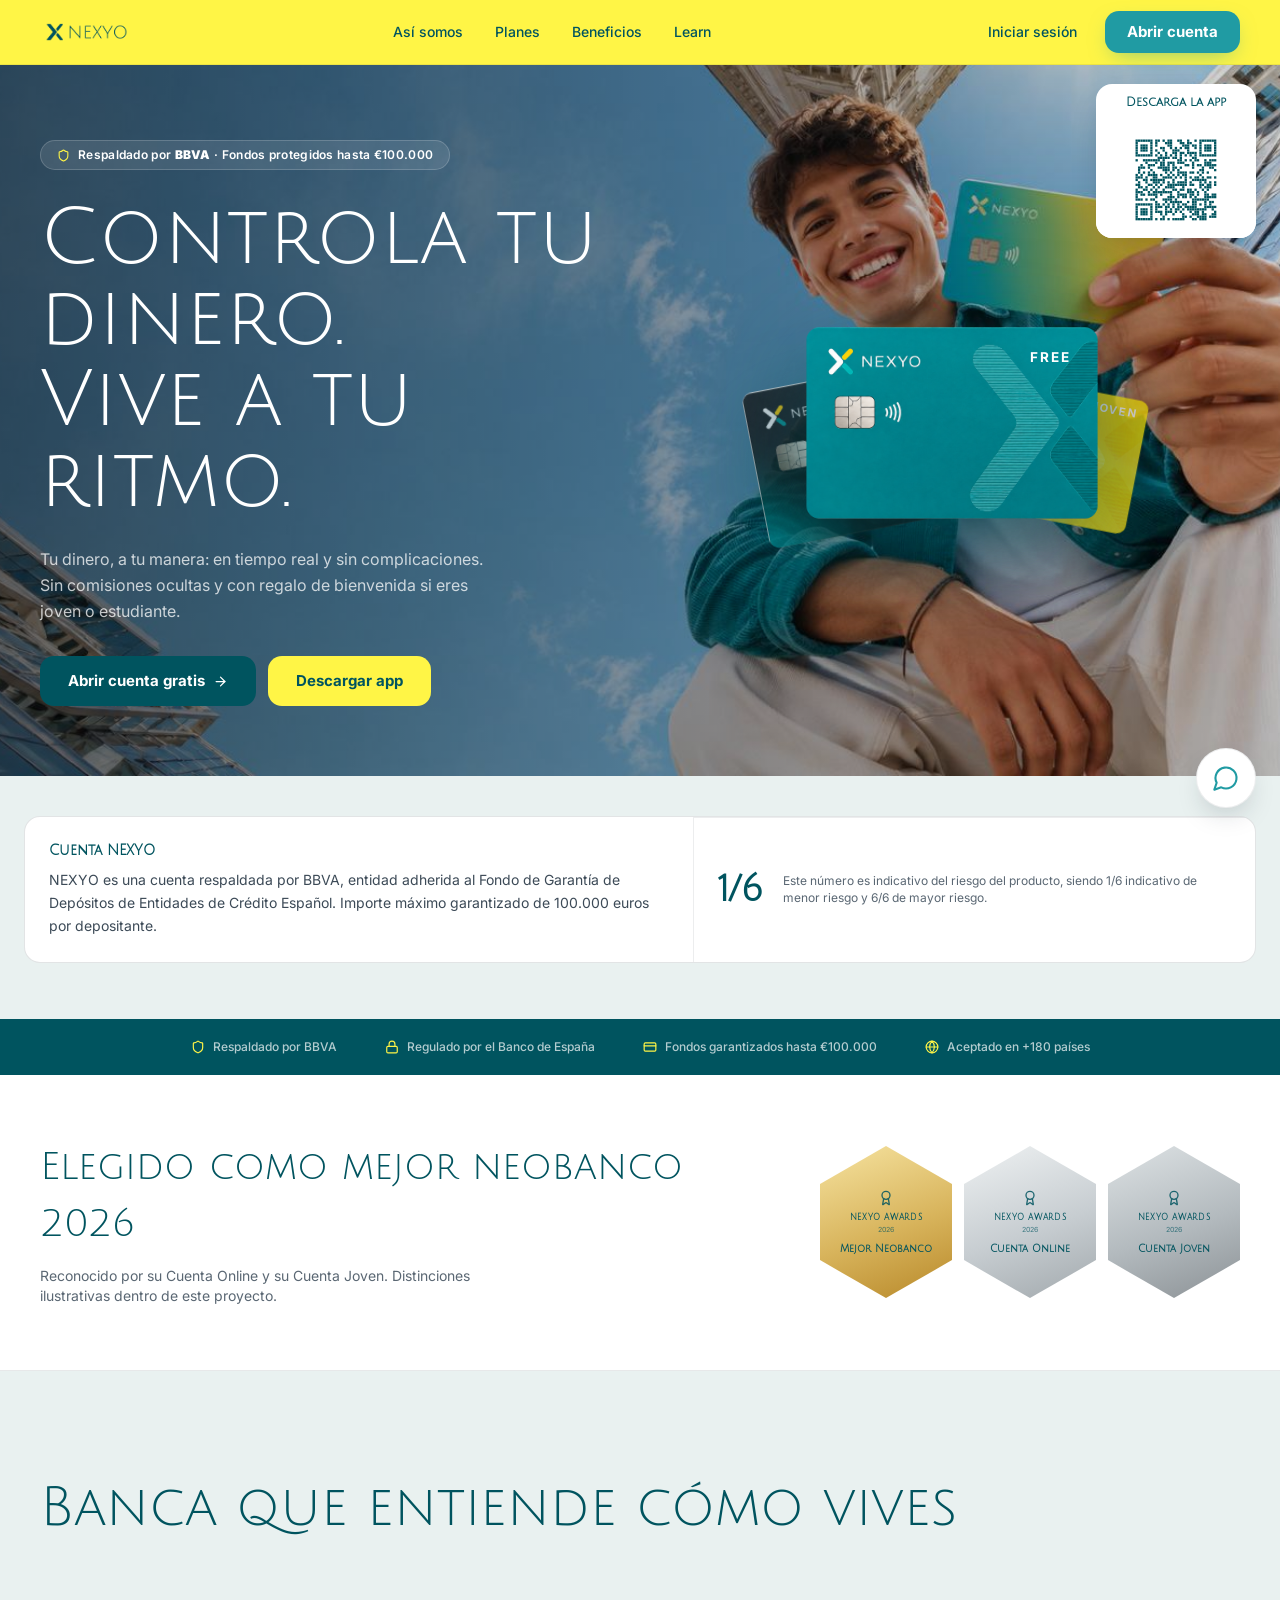
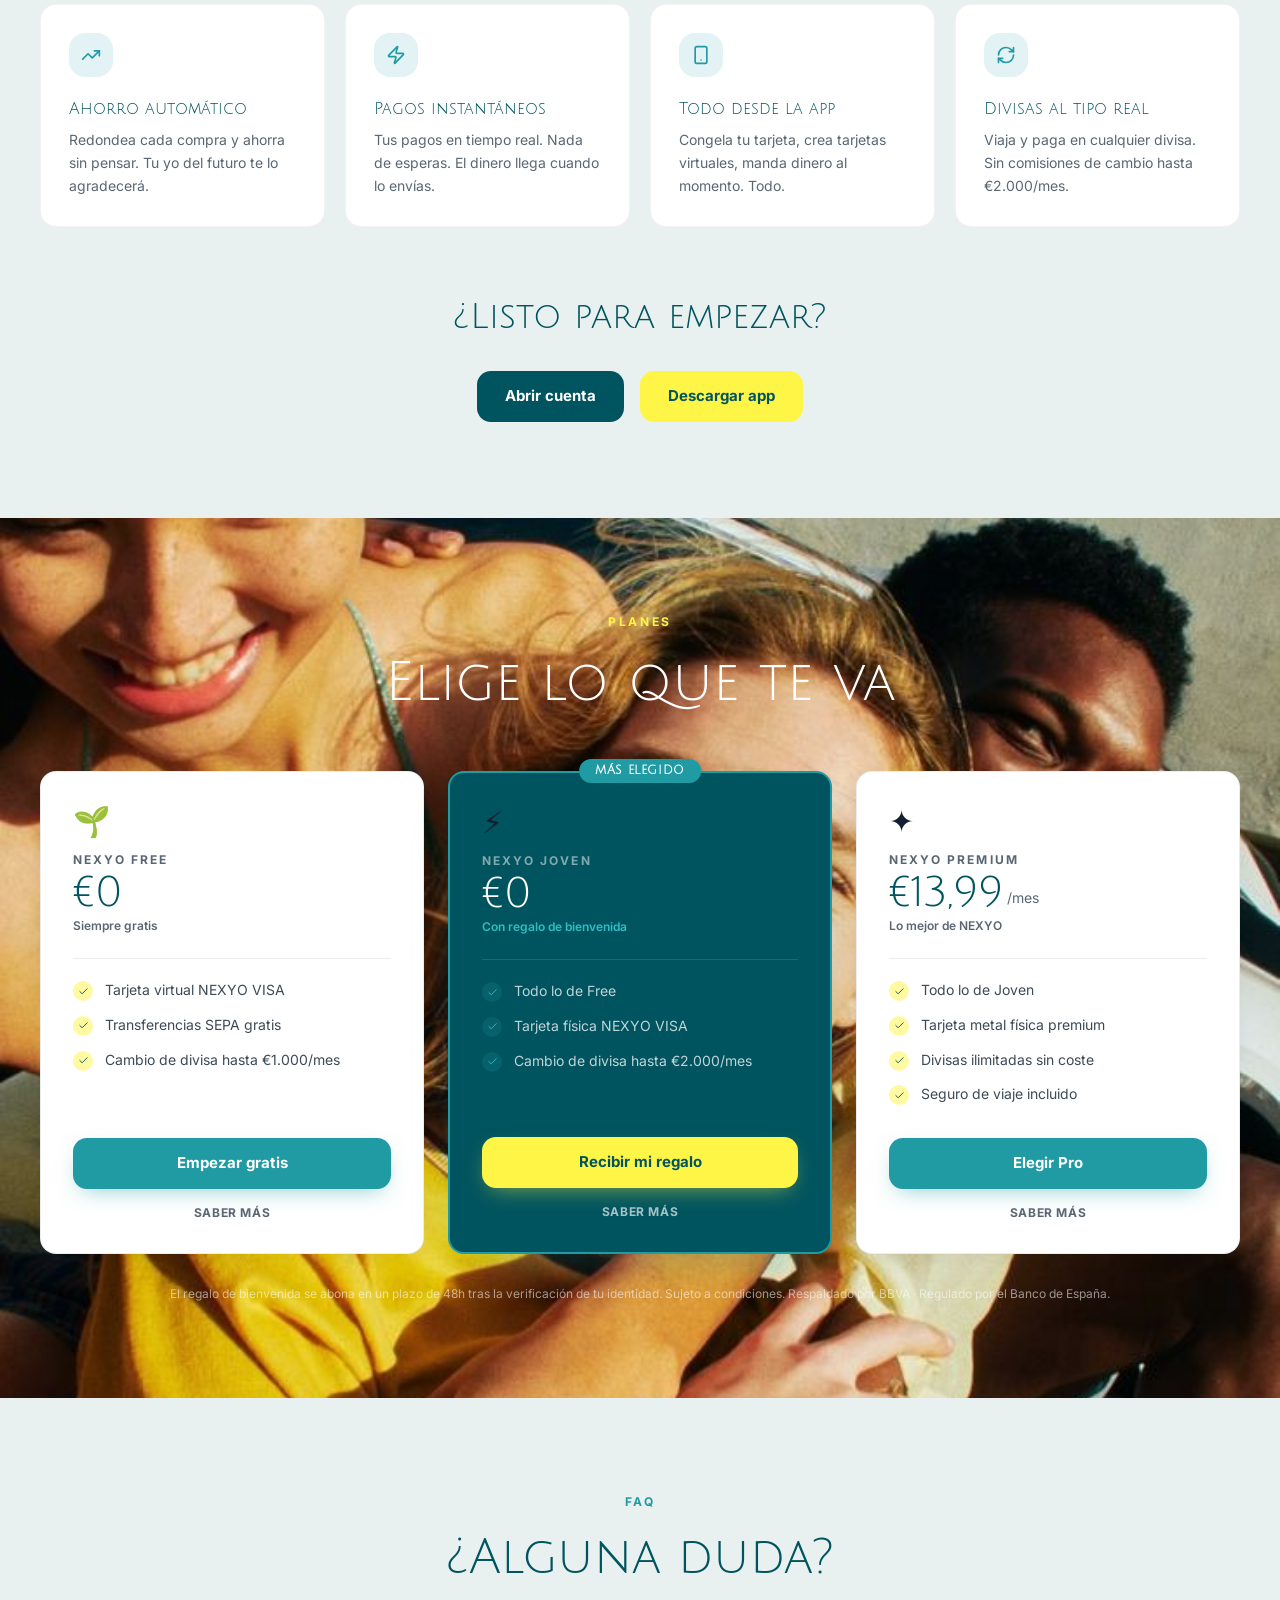
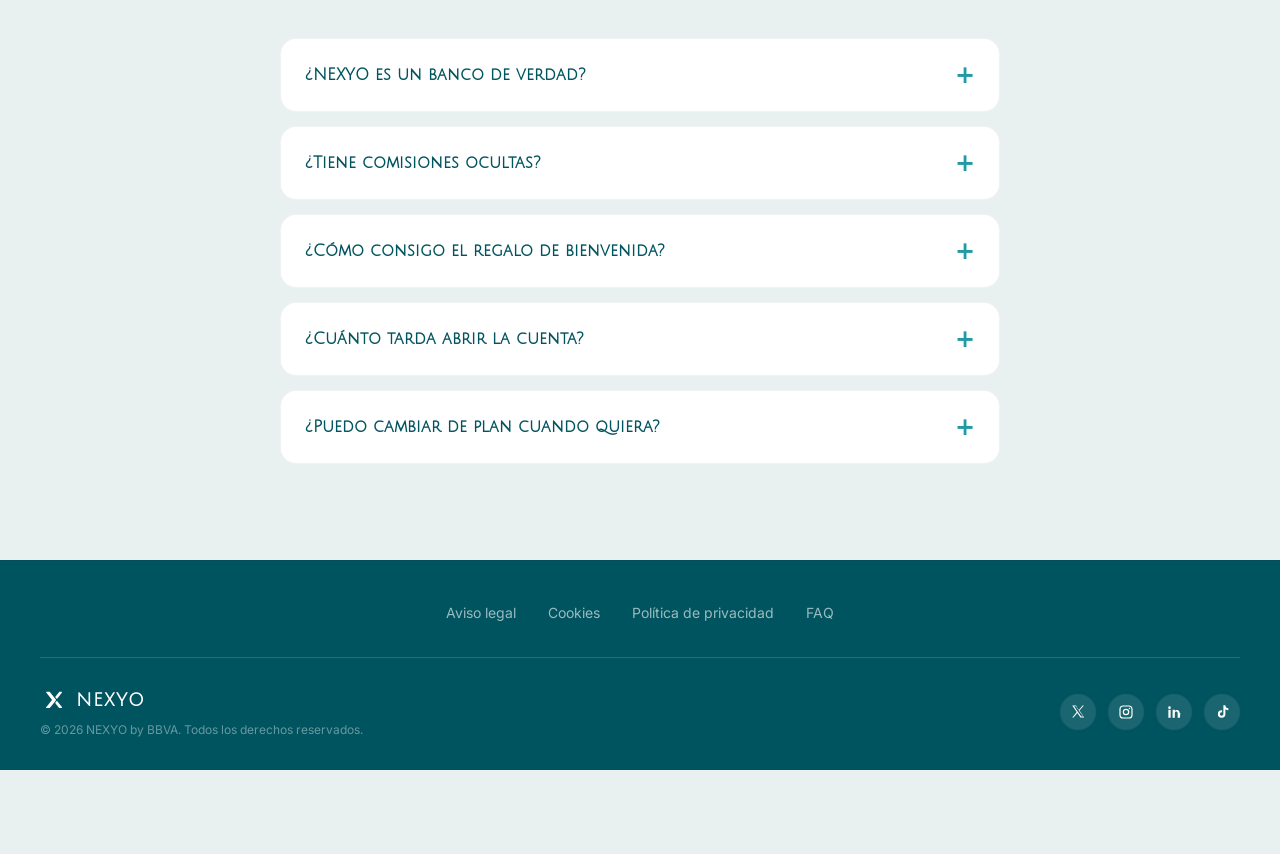
<file: index.html>
<!DOCTYPE html>
    <html lang="es">
    <head>

      <meta charset="UTF-8" />
      <meta name="viewport" content="width=device-width, initial-scale=1.0" />
      <title>NEXYO by BBVA · Banca digital sin límites</title>
      <meta name="description" content="NEXYO, la banca digital de BBVA para jóvenes y universitarios. Abre tu cuenta gratis en 5 minutos, sin comisiones ocultas y con regalo de bienvenida." />
      <meta name="keywords" content="NEXYO, BBVA, banca digital, cuenta joven, cuenta universitarios, fintech" />
      <meta name="robots" content="index, follow" />
      <link rel="icon" type="image/png" href="./assets/favicon-B-zBafKG.webp" />
      <link rel="apple-touch-icon" href="./assets/favicon-B-zBafKG.webp" />

      <!-- Open Graph / redes sociales -->
      <meta property="og:type" content="website" />
      <meta property="og:title" content="NEXYO by BBVA · Banca digital sin límites" />
      <meta property="og:description" content="Banca sin complicaciones para la generación que no para. Sin comisiones ocultas y con regalo de bienvenida si eres joven o estudiante." />
      <meta property="og:image" content="./assets/favicon-B-zBafKG.webp" />

      <style>html, body { height: 100%; margin: 0; } #root { height: 100%; }</style>

      <!-- ============ ANALÍTICA Y SEGUIMIENTO ============ -->
      <!-- Sustituir GA_MEASUREMENT_ID por el ID real de Google Analytics 4 -->
      <script async src="https://www.googletagmanager.com/gtag/js?id=GA_MEASUREMENT_ID"></script>
      <script>
        window.dataLayer = window.dataLayer || [];
        function gtag(){dataLayer.push(arguments);}
        gtag('js', new Date());
        gtag('config', 'GA_MEASUREMENT_ID');
      </script>

      <!-- Google Tag Manager: sustituir GTM-XXXXXXX por el contenedor real -->
      <script>
        (function(w,d,s,l,i){w[l]=w[l]||[];w[l].push({'gtm.start': new Date().getTime(),event:'gtm.js'});
        var f=d.getElementsByTagName(s)[0], j=d.createElement(s), dl=l!='dataLayer'?'&l='+l:'';
        j.async=true; j.src='https://www.googletagmanager.com/gtm.js?id='+i+dl; f.parentNode.insertBefore(j,f);
        })(window,document,'script','dataLayer','GTM-XXXXXXX');
      </script>

      <!-- Meta Pixel (Facebook/Instagram Ads): sustituir PIXEL_ID por el ID real -->
      <script>
        !function(f,b,e,v,n,t,s){if(f.fbq)return;n=f.fbq=function(){n.callMethod?
        n.callMethod.apply(n,arguments):n.queue.push(arguments)};if(!f._fbq)f._fbq=n;
        n.push=n;n.loaded=!0;n.version='2.0';n.queue=[];t=b.createElement(e);t.async=!0;
        t.src=v;s=b.getElementsByTagName(e)[0];s.parentNode.insertBefore(t,s)}(window,
        document,'script','https://connect.facebook.net/en_US/fbevents.js');
        fbq('init', 'PIXEL_ID');
        fbq('track', 'PageView');
      </script>

      <script type="module" crossorigin src="./assets/index-C5dnunHj.js"></script>
      <link rel="stylesheet" crossorigin href="./assets/index-fdrZ38tY.css">
    </head>

    <body>
      <!-- Google Tag Manager (noscript) -->
      <noscript><iframe src="https://www.googletagmanager.com/ns.html?id=GTM-XXXXXXX"
        height="0" width="0" style="display:none;visibility:hidden"></iframe></noscript>

      <div id="root"></div>

    </body>
  </html>
</file>
<file: assets/index-fdrZ38tY.css>
@import"https://fonts.googleapis.com/css2?family=Inter:ital,wght@0,300;0,400;0,500;0,600;0,700;0,800&family=Julius+Sans+One&display=swap";/*! tailwindcss v4.1.12 | MIT License | https://tailwindcss.com */@layer properties{@supports (((-webkit-hyphens:none)) and (not (margin-trim:inline))) or ((-moz-orient:inline) and (not (color:rgb(from red r g b)))){*,:before,:after,::backdrop{--tw-translate-x:0;--tw-translate-y:0;--tw-translate-z:0;--tw-rotate-x:initial;--tw-rotate-y:initial;--tw-rotate-z:initial;--tw-skew-x:initial;--tw-skew-y:initial;--tw-space-y-reverse:0;--tw-space-x-reverse:0;--tw-border-style:solid;--tw-leading:initial;--tw-font-weight:initial;--tw-tracking:initial;--tw-ordinal:initial;--tw-slashed-zero:initial;--tw-numeric-figure:initial;--tw-numeric-spacing:initial;--tw-numeric-fraction:initial;--tw-shadow:0 0 #0000;--tw-shadow-color:initial;--tw-shadow-alpha:100%;--tw-inset-shadow:0 0 #0000;--tw-inset-shadow-color:initial;--tw-inset-shadow-alpha:100%;--tw-ring-color:initial;--tw-ring-shadow:0 0 #0000;--tw-inset-ring-color:initial;--tw-inset-ring-shadow:0 0 #0000;--tw-ring-inset:initial;--tw-ring-offset-width:0px;--tw-ring-offset-color:#fff;--tw-ring-offset-shadow:0 0 #0000;--tw-outline-style:solid;--tw-blur:initial;--tw-brightness:initial;--tw-contrast:initial;--tw-grayscale:initial;--tw-hue-rotate:initial;--tw-invert:initial;--tw-opacity:initial;--tw-saturate:initial;--tw-sepia:initial;--tw-drop-shadow:initial;--tw-drop-shadow-color:initial;--tw-drop-shadow-alpha:100%;--tw-drop-shadow-size:initial;--tw-duration:initial;--tw-ease:initial;--tw-content:"";--tw-animation-delay:0s;--tw-animation-direction:normal;--tw-animation-duration:initial;--tw-animation-fill-mode:none;--tw-animation-iteration-count:1;--tw-enter-blur:0;--tw-enter-opacity:1;--tw-enter-rotate:0;--tw-enter-scale:1;--tw-enter-translate-x:0;--tw-enter-translate-y:0;--tw-exit-blur:0;--tw-exit-opacity:1;--tw-exit-rotate:0;--tw-exit-scale:1;--tw-exit-translate-x:0;--tw-exit-translate-y:0}}}@layer theme{:root,:host{--font-sans:ui-sans-serif,system-ui,sans-serif,"Apple Color Emoji","Segoe UI Emoji","Segoe UI Symbol","Noto Color Emoji";--font-mono:ui-monospace,SFMono-Regular,Menlo,Monaco,Consolas,"Liberation Mono","Courier New",monospace;--color-gray-100:oklch(96.7% .003 264.542);--color-black:#000;--color-white:#fff;--spacing:.25rem;--container-sm:24rem;--container-md:28rem;--container-lg:32rem;--container-xl:36rem;--container-2xl:42rem;--container-3xl:48rem;--container-4xl:56rem;--container-5xl:64rem;--container-6xl:72rem;--container-7xl:80rem;--text-xs:.75rem;--text-xs--line-height:calc(1/.75);--text-sm:.875rem;--text-sm--line-height:calc(1.25/.875);--text-base:1rem;--text-base--line-height: 1.5 ;--text-lg:1.125rem;--text-lg--line-height:calc(1.75/1.125);--text-xl:1.25rem;--text-xl--line-height:calc(1.75/1.25);--text-2xl:1.5rem;--text-2xl--line-height:calc(2/1.5);--text-3xl:1.875rem;--text-3xl--line-height: 1.2 ;--text-4xl:2.25rem;--text-4xl--line-height:calc(2.5/2.25);--font-weight-normal:400;--font-weight-medium:500;--font-weight-semibold:600;--font-weight-bold:700;--tracking-tight:-.025em;--tracking-wide:.025em;--tracking-wider:.05em;--tracking-widest:.1em;--leading-tight:1.25;--leading-snug:1.375;--leading-relaxed:1.625;--radius-xs:.125rem;--radius-2xl:1rem;--ease-out:cubic-bezier(0,0,.2,1);--ease-in-out:cubic-bezier(.4,0,.2,1);--animate-pulse:pulse 2s cubic-bezier(.4,0,.6,1)infinite;--aspect-video:16/9;--default-transition-duration:.15s;--default-transition-timing-function:cubic-bezier(.4,0,.2,1);--default-font-family:var(--font-sans);--default-mono-font-family:var(--font-mono);--color-border:var(--border)}}@layer base{*,:after,:before,::backdrop{box-sizing:border-box;border:0 solid;margin:0;padding:0}::file-selector-button{box-sizing:border-box;border:0 solid;margin:0;padding:0}html,:host{-webkit-text-size-adjust:100%;-moz-tab-size:4;tab-size:4;line-height:1.5;font-family:var(--default-font-family,ui-sans-serif,system-ui,sans-serif,"Apple Color Emoji","Segoe UI Emoji","Segoe UI Symbol","Noto Color Emoji");font-feature-settings:var(--default-font-feature-settings,normal);font-variation-settings:var(--default-font-variation-settings,normal);-webkit-tap-highlight-color:transparent}hr{height:0;color:inherit;border-top-width:1px}abbr:where([title]){-webkit-text-decoration:underline dotted;text-decoration:underline dotted}h1,h2,h3,h4,h5,h6{font-size:inherit;font-weight:inherit}a{color:inherit;-webkit-text-decoration:inherit;text-decoration:inherit}b,strong{font-weight:bolder}code,kbd,samp,pre{font-family:var(--default-mono-font-family,ui-monospace,SFMono-Regular,Menlo,Monaco,Consolas,"Liberation Mono","Courier New",monospace);font-feature-settings:var(--default-mono-font-feature-settings,normal);font-variation-settings:var(--default-mono-font-variation-settings,normal);font-size:1em}small{font-size:80%}sub,sup{vertical-align:baseline;font-size:75%;line-height:0;position:relative}sub{bottom:-.25em}sup{top:-.5em}table{text-indent:0;border-color:inherit;border-collapse:collapse}:-moz-focusring{outline:auto}progress{vertical-align:baseline}summary{display:list-item}ol,ul,menu{list-style:none}img,svg,video,canvas,audio,iframe,embed,object{vertical-align:middle;display:block}img,video{max-width:100%;height:auto}button,input,select,optgroup,textarea{font:inherit;font-feature-settings:inherit;font-variation-settings:inherit;letter-spacing:inherit;color:inherit;opacity:1;background-color:#0000;border-radius:0}::file-selector-button{font:inherit;font-feature-settings:inherit;font-variation-settings:inherit;letter-spacing:inherit;color:inherit;opacity:1;background-color:#0000;border-radius:0}:where(select:is([multiple],[size])) optgroup{font-weight:bolder}:where(select:is([multiple],[size])) optgroup option{padding-inline-start:20px}::file-selector-button{margin-inline-end:4px}::placeholder{opacity:1}@supports (not ((-webkit-appearance:-apple-pay-button))) or (contain-intrinsic-size:1px){::placeholder{color:currentColor}@supports (color:color-mix(in lab,red,red)){::placeholder{color:color-mix(in oklab,currentcolor 50%,transparent)}}}textarea{resize:vertical}::-webkit-search-decoration{-webkit-appearance:none}::-webkit-date-and-time-value{min-height:1lh;text-align:inherit}::-webkit-datetime-edit{display:inline-flex}::-webkit-datetime-edit-fields-wrapper{padding:0}::-webkit-datetime-edit{padding-block:0}::-webkit-datetime-edit-year-field{padding-block:0}::-webkit-datetime-edit-month-field{padding-block:0}::-webkit-datetime-edit-day-field{padding-block:0}::-webkit-datetime-edit-hour-field{padding-block:0}::-webkit-datetime-edit-minute-field{padding-block:0}::-webkit-datetime-edit-second-field{padding-block:0}::-webkit-datetime-edit-millisecond-field{padding-block:0}::-webkit-datetime-edit-meridiem-field{padding-block:0}::-webkit-calendar-picker-indicator{line-height:1}:-moz-ui-invalid{box-shadow:none}button,input:where([type=button],[type=reset],[type=submit]){-webkit-appearance:button;-moz-appearance:button;appearance:button}::file-selector-button{-webkit-appearance:button;-moz-appearance:button;appearance:button}::-webkit-inner-spin-button{height:auto}::-webkit-outer-spin-button{height:auto}[hidden]:where(:not([hidden=until-found])){display:none!important}*{border-color:var(--border);outline-color:var(--ring)}@supports (color:color-mix(in lab,red,red)){*{outline-color:color-mix(in oklab,var(--ring)50%,transparent)}}body{background-color:var(--background);color:var(--foreground)}html{font-size:var(--font-size)}section[id],div[id=seguridad]{scroll-margin-top:96px}h1{font-size:var(--text-2xl);font-weight:var(--font-weight-medium);line-height:1.5}h2{font-size:var(--text-xl);font-weight:var(--font-weight-medium);line-height:1.5}h3{font-size:var(--text-lg);font-weight:var(--font-weight-medium);line-height:1.5}h4,label,button{font-size:var(--text-base);font-weight:var(--font-weight-medium);line-height:1.5}input{font-size:var(--text-base);font-weight:var(--font-weight-normal);line-height:1.5}}@layer components;@layer utilities{.\@container\/card-header{container:card-header/inline-size}.pointer-events-none{pointer-events:none}.collapse{visibility:collapse}.invisible{visibility:hidden}.visible{visibility:visible}.sr-only{clip:rect(0,0,0,0);white-space:nowrap;border-width:0;width:1px;height:1px;margin:-1px;padding:0;position:absolute;overflow:hidden}.absolute{position:absolute}.fixed{position:fixed}.relative{position:relative}.inset-0{inset:calc(var(--spacing)*0)}.inset-x-0{inset-inline:calc(var(--spacing)*0)}.inset-y-0{inset-block:calc(var(--spacing)*0)}.-top-2{top:calc(var(--spacing)*-2)}.-top-3\.5{top:calc(var(--spacing)*-3.5)}.-top-12{top:calc(var(--spacing)*-12)}.top-0{top:calc(var(--spacing)*0)}.top-1\.5{top:calc(var(--spacing)*1.5)}.top-1\/2{top:50%}.top-3\.5{top:calc(var(--spacing)*3.5)}.top-4{top:calc(var(--spacing)*4)}.top-\[1px\]{top:1px}.top-\[50\%\]{top:50%}.top-\[60\%\]{top:60%}.top-full{top:100%}.-right-12{right:calc(var(--spacing)*-12)}.right-0{right:calc(var(--spacing)*0)}.right-1{right:calc(var(--spacing)*1)}.right-2{right:calc(var(--spacing)*2)}.right-3{right:calc(var(--spacing)*3)}.right-4{right:calc(var(--spacing)*4)}.right-8{right:calc(var(--spacing)*8)}.-bottom-12{bottom:calc(var(--spacing)*-12)}.bottom-0{bottom:calc(var(--spacing)*0)}.-left-12{left:calc(var(--spacing)*-12)}.left-0{left:calc(var(--spacing)*0)}.left-1{left:calc(var(--spacing)*1)}.left-1\/2{left:50%}.left-2{left:calc(var(--spacing)*2)}.left-\[50\%\]{left:50%}.isolate{isolation:isolate}.-z-10{z-index:-10}.z-10{z-index:10}.z-20{z-index:20}.z-40{z-index:40}.z-50{z-index:50}.z-\[1\]{z-index:1}.col-start-2{grid-column-start:2}.row-span-2{grid-row:span 2/span 2}.row-start-1{grid-row-start:1}.-mx-1{margin-inline:calc(var(--spacing)*-1)}.mx-2{margin-inline:calc(var(--spacing)*2)}.mx-3\.5{margin-inline:calc(var(--spacing)*3.5)}.mx-auto{margin-inline:auto}.my-0\.5{margin-block:calc(var(--spacing)*.5)}.my-1{margin-block:calc(var(--spacing)*1)}.my-5{margin-block:calc(var(--spacing)*5)}.-mt-4{margin-top:calc(var(--spacing)*-4)}.mt-0\.5{margin-top:calc(var(--spacing)*.5)}.mt-1{margin-top:calc(var(--spacing)*1)}.mt-1\.5{margin-top:calc(var(--spacing)*1.5)}.mt-2{margin-top:calc(var(--spacing)*2)}.mt-2\.5{margin-top:calc(var(--spacing)*2.5)}.mt-3{margin-top:calc(var(--spacing)*3)}.mt-4{margin-top:calc(var(--spacing)*4)}.mt-5{margin-top:calc(var(--spacing)*5)}.mt-6{margin-top:calc(var(--spacing)*6)}.mt-7{margin-top:calc(var(--spacing)*7)}.mt-8{margin-top:calc(var(--spacing)*8)}.mt-9{margin-top:calc(var(--spacing)*9)}.mt-10{margin-top:calc(var(--spacing)*10)}.mt-16{margin-top:calc(var(--spacing)*16)}.mt-auto{margin-top:auto}.mb-0\.5{margin-bottom:calc(var(--spacing)*.5)}.mb-1{margin-bottom:calc(var(--spacing)*1)}.mb-1\.5{margin-bottom:calc(var(--spacing)*1.5)}.mb-2{margin-bottom:calc(var(--spacing)*2)}.mb-3{margin-bottom:calc(var(--spacing)*3)}.mb-4{margin-bottom:calc(var(--spacing)*4)}.mb-5{margin-bottom:calc(var(--spacing)*5)}.mb-6{margin-bottom:calc(var(--spacing)*6)}.mb-7{margin-bottom:calc(var(--spacing)*7)}.mb-8{margin-bottom:calc(var(--spacing)*8)}.mb-9{margin-bottom:calc(var(--spacing)*9)}.mb-10{margin-bottom:calc(var(--spacing)*10)}.mb-11{margin-bottom:calc(var(--spacing)*11)}.mb-12{margin-bottom:calc(var(--spacing)*12)}.mb-14{margin-bottom:calc(var(--spacing)*14)}.-ml-4{margin-left:calc(var(--spacing)*-4)}.ml-1{margin-left:calc(var(--spacing)*1)}.ml-auto{margin-left:auto}.line-clamp-1{-webkit-line-clamp:1;-webkit-box-orient:vertical;display:-webkit-box;overflow:hidden}.block{display:block}.flex{display:flex}.grid{display:grid}.hidden{display:none}.inline-block{display:inline-block}.inline-flex{display:inline-flex}.table{display:table}.table-caption{display:table-caption}.table-cell{display:table-cell}.table-row{display:table-row}.field-sizing-content{field-sizing:content}.aspect-square{aspect-ratio:1}.aspect-video{aspect-ratio:var(--aspect-video)}.size-2{width:calc(var(--spacing)*2);height:calc(var(--spacing)*2)}.size-2\.5{width:calc(var(--spacing)*2.5);height:calc(var(--spacing)*2.5)}.size-3{width:calc(var(--spacing)*3);height:calc(var(--spacing)*3)}.size-3\.5{width:calc(var(--spacing)*3.5);height:calc(var(--spacing)*3.5)}.size-4{width:calc(var(--spacing)*4);height:calc(var(--spacing)*4)}.size-7{width:calc(var(--spacing)*7);height:calc(var(--spacing)*7)}.size-8{width:calc(var(--spacing)*8);height:calc(var(--spacing)*8)}.size-9{width:calc(var(--spacing)*9);height:calc(var(--spacing)*9)}.size-10{width:calc(var(--spacing)*10);height:calc(var(--spacing)*10)}.size-full{width:100%;height:100%}.h-1\.5{height:calc(var(--spacing)*1.5)}.h-2{height:calc(var(--spacing)*2)}.h-2\.5{height:calc(var(--spacing)*2.5)}.h-4{height:calc(var(--spacing)*4)}.h-5{height:calc(var(--spacing)*5)}.h-6{height:calc(var(--spacing)*6)}.h-7{height:calc(var(--spacing)*7)}.h-8{height:calc(var(--spacing)*8)}.h-9{height:calc(var(--spacing)*9)}.h-10{height:calc(var(--spacing)*10)}.h-11{height:calc(var(--spacing)*11)}.h-12{height:calc(var(--spacing)*12)}.h-14{height:calc(var(--spacing)*14)}.h-16{height:calc(var(--spacing)*16)}.h-24{height:calc(var(--spacing)*24)}.h-\[1\.15rem\]{height:1.15rem}.h-\[72px\]{height:72px}.h-\[calc\(100\%-1px\)\]{height:calc(100% - 1px)}.h-\[var\(--radix-navigation-menu-viewport-height\)\]{height:var(--radix-navigation-menu-viewport-height)}.h-\[var\(--radix-select-trigger-height\)\]{height:var(--radix-select-trigger-height)}.h-auto{height:auto}.h-full{height:100%}.h-px{height:1px}.h-svh{height:100svh}.max-h-\(--radix-context-menu-content-available-height\){max-height:var(--radix-context-menu-content-available-height)}.max-h-\(--radix-dropdown-menu-content-available-height\){max-height:var(--radix-dropdown-menu-content-available-height)}.max-h-\(--radix-select-content-available-height\){max-height:var(--radix-select-content-available-height)}.max-h-\[300px\]{max-height:300px}.min-h-0{min-height:calc(var(--spacing)*0)}.min-h-4{min-height:calc(var(--spacing)*4)}.min-h-16{min-height:calc(var(--spacing)*16)}.min-h-screen{min-height:100vh}.min-h-svh{min-height:100svh}.w-\(--sidebar-width\){width:var(--sidebar-width)}.w-0{width:calc(var(--spacing)*0)}.w-1{width:calc(var(--spacing)*1)}.w-2{width:calc(var(--spacing)*2)}.w-2\.5{width:calc(var(--spacing)*2.5)}.w-3{width:calc(var(--spacing)*3)}.w-3\/4{width:75%}.w-4{width:calc(var(--spacing)*4)}.w-5{width:calc(var(--spacing)*5)}.w-6{width:calc(var(--spacing)*6)}.w-7{width:calc(var(--spacing)*7)}.w-8{width:calc(var(--spacing)*8)}.w-9{width:calc(var(--spacing)*9)}.w-10{width:calc(var(--spacing)*10)}.w-11{width:calc(var(--spacing)*11)}.w-12{width:calc(var(--spacing)*12)}.w-14{width:calc(var(--spacing)*14)}.w-16{width:calc(var(--spacing)*16)}.w-24{width:calc(var(--spacing)*24)}.w-40{width:calc(var(--spacing)*40)}.w-64{width:calc(var(--spacing)*64)}.w-72{width:calc(var(--spacing)*72)}.w-\[72px\]{width:72px}.w-\[100px\]{width:100px}.w-auto{width:auto}.w-fit{width:fit-content}.w-full{width:100%}.w-max{width:max-content}.w-px{width:1px}.max-w-\(--skeleton-width\){max-width:var(--skeleton-width)}.max-w-2xl{max-width:var(--container-2xl)}.max-w-3xl{max-width:var(--container-3xl)}.max-w-4xl{max-width:var(--container-4xl)}.max-w-5xl{max-width:var(--container-5xl)}.max-w-6xl{max-width:var(--container-6xl)}.max-w-7xl{max-width:var(--container-7xl)}.max-w-\[85\%\]{max-width:85%}.max-w-\[calc\(100\%-2rem\)\]{max-width:calc(100% - 2rem)}.max-w-lg{max-width:var(--container-lg)}.max-w-max{max-width:max-content}.max-w-md{max-width:var(--container-md)}.max-w-xl{max-width:var(--container-xl)}.min-w-0{min-width:calc(var(--spacing)*0)}.min-w-5{min-width:calc(var(--spacing)*5)}.min-w-8{min-width:calc(var(--spacing)*8)}.min-w-9{min-width:calc(var(--spacing)*9)}.min-w-10{min-width:calc(var(--spacing)*10)}.min-w-\[8rem\]{min-width:8rem}.min-w-\[12rem\]{min-width:12rem}.min-w-\[var\(--radix-select-trigger-width\)\]{min-width:var(--radix-select-trigger-width)}.flex-1{flex:1}.shrink-0{flex-shrink:0}.grow{flex-grow:1}.grow-0{flex-grow:0}.basis-full{flex-basis:100%}.caption-bottom{caption-side:bottom}.border-collapse{border-collapse:collapse}.origin-\(--radix-context-menu-content-transform-origin\){transform-origin:var(--radix-context-menu-content-transform-origin)}.origin-\(--radix-dropdown-menu-content-transform-origin\){transform-origin:var(--radix-dropdown-menu-content-transform-origin)}.origin-\(--radix-hover-card-content-transform-origin\){transform-origin:var(--radix-hover-card-content-transform-origin)}.origin-\(--radix-menubar-content-transform-origin\){transform-origin:var(--radix-menubar-content-transform-origin)}.origin-\(--radix-popover-content-transform-origin\){transform-origin:var(--radix-popover-content-transform-origin)}.origin-\(--radix-select-content-transform-origin\){transform-origin:var(--radix-select-content-transform-origin)}.origin-\(--radix-tooltip-content-transform-origin\){transform-origin:var(--radix-tooltip-content-transform-origin)}.-translate-x-1\/2{--tw-translate-x: -50% ;translate:var(--tw-translate-x)var(--tw-translate-y)}.-translate-x-px{--tw-translate-x:-1px;translate:var(--tw-translate-x)var(--tw-translate-y)}.translate-x-\[-50\%\]{--tw-translate-x:-50%;translate:var(--tw-translate-x)var(--tw-translate-y)}.translate-x-px{--tw-translate-x:1px;translate:var(--tw-translate-x)var(--tw-translate-y)}.-translate-y-1\/2{--tw-translate-y: -50% ;translate:var(--tw-translate-x)var(--tw-translate-y)}.translate-y-0\.5{--tw-translate-y:calc(var(--spacing)*.5);translate:var(--tw-translate-x)var(--tw-translate-y)}.translate-y-\[-50\%\]{--tw-translate-y:-50%;translate:var(--tw-translate-x)var(--tw-translate-y)}.translate-y-\[calc\(-50\%_-_2px\)\]{--tw-translate-y: calc(-50% - 2px) ;translate:var(--tw-translate-x)var(--tw-translate-y)}.rotate-45{rotate:45deg}.rotate-90{rotate:90deg}.transform{transform:var(--tw-rotate-x,)var(--tw-rotate-y,)var(--tw-rotate-z,)var(--tw-skew-x,)var(--tw-skew-y,)}.animate-caret-blink{animation:1.25s ease-out infinite caret-blink}.animate-in{animation:enter var(--tw-animation-duration,var(--tw-duration,.15s))var(--tw-ease,ease)var(--tw-animation-delay,0s)var(--tw-animation-iteration-count,1)var(--tw-animation-direction,normal)var(--tw-animation-fill-mode,none)}.animate-pulse{animation:var(--animate-pulse)}.cursor-default{cursor:default}.cursor-pointer{cursor:pointer}.touch-none{touch-action:none}.resize-none{resize:none}.scroll-my-1{scroll-margin-block:calc(var(--spacing)*1)}.scroll-py-1{scroll-padding-block:calc(var(--spacing)*1)}.list-none{list-style-type:none}.auto-rows-min{grid-auto-rows:min-content}.grid-cols-2{grid-template-columns:repeat(2,minmax(0,1fr))}.grid-cols-3{grid-template-columns:repeat(3,minmax(0,1fr))}.grid-cols-4{grid-template-columns:repeat(4,minmax(0,1fr))}.grid-cols-\[0_1fr\]{grid-template-columns:0 1fr}.grid-rows-\[auto_auto\]{grid-template-rows:auto auto}.flex-col{flex-direction:column}.flex-col-reverse{flex-direction:column-reverse}.flex-row{flex-direction:row}.flex-wrap{flex-wrap:wrap}.items-center{align-items:center}.items-end{align-items:flex-end}.items-start{align-items:flex-start}.items-stretch{align-items:stretch}.justify-between{justify-content:space-between}.justify-center{justify-content:center}.justify-end{justify-content:flex-end}.justify-items-start{justify-items:start}.gap-0{gap:calc(var(--spacing)*0)}.gap-0\.5{gap:calc(var(--spacing)*.5)}.gap-1{gap:calc(var(--spacing)*1)}.gap-1\.5{gap:calc(var(--spacing)*1.5)}.gap-2{gap:calc(var(--spacing)*2)}.gap-2\.5{gap:calc(var(--spacing)*2.5)}.gap-3{gap:calc(var(--spacing)*3)}.gap-3\.5{gap:calc(var(--spacing)*3.5)}.gap-4{gap:calc(var(--spacing)*4)}.gap-5{gap:calc(var(--spacing)*5)}.gap-6{gap:calc(var(--spacing)*6)}.gap-7{gap:calc(var(--spacing)*7)}.gap-8{gap:calc(var(--spacing)*8)}.gap-10{gap:calc(var(--spacing)*10)}.gap-12{gap:calc(var(--spacing)*12)}:where(.space-y-3>:not(:last-child)){--tw-space-y-reverse:0;margin-block-start:calc(calc(var(--spacing)*3)*var(--tw-space-y-reverse));margin-block-end:calc(calc(var(--spacing)*3)*calc(1 - var(--tw-space-y-reverse)))}.gap-x-8{column-gap:calc(var(--spacing)*8)}.gap-x-12{column-gap:calc(var(--spacing)*12)}:where(.space-x-1>:not(:last-child)){--tw-space-x-reverse:0;margin-inline-start:calc(calc(var(--spacing)*1)*var(--tw-space-x-reverse));margin-inline-end:calc(calc(var(--spacing)*1)*calc(1 - var(--tw-space-x-reverse)))}.gap-y-0\.5{row-gap:calc(var(--spacing)*.5)}.gap-y-2{row-gap:calc(var(--spacing)*2)}.gap-y-3{row-gap:calc(var(--spacing)*3)}.self-start{align-self:flex-start}.justify-self-end{justify-self:flex-end}.truncate{text-overflow:ellipsis;white-space:nowrap;overflow:hidden}.overflow-auto{overflow:auto}.overflow-hidden{overflow:hidden}.overflow-x-auto{overflow-x:auto}.overflow-x-hidden{overflow-x:hidden}.overflow-y-auto{overflow-y:auto}.rounded{border-radius:.25rem}.rounded-2xl{border-radius:var(--radius-2xl)}.rounded-\[2px\]{border-radius:2px}.rounded-\[4px\]{border-radius:4px}.rounded-\[22px\]{border-radius:22px}.rounded-\[28px\]{border-radius:28px}.rounded-\[inherit\]{border-radius:inherit}.rounded-full{border-radius:3.40282e38px}.rounded-lg{border-radius:var(--radius)}.rounded-md{border-radius:calc(var(--radius) - 2px)}.rounded-none{border-radius:0}.rounded-sm{border-radius:calc(var(--radius) - 4px)}.rounded-xl{border-radius:calc(var(--radius) + 4px)}.rounded-xs{border-radius:var(--radius-xs)}.rounded-tl-sm{border-top-left-radius:calc(var(--radius) - 4px)}.border{border-style:var(--tw-border-style);border-width:1px}.border-\[1\.5px\]{border-style:var(--tw-border-style);border-width:1.5px}.border-y{border-block-style:var(--tw-border-style);border-block-width:1px}.border-t{border-top-style:var(--tw-border-style);border-top-width:1px}.border-r{border-right-style:var(--tw-border-style);border-right-width:1px}.border-b{border-bottom-style:var(--tw-border-style);border-bottom-width:1px}.border-l{border-left-style:var(--tw-border-style);border-left-width:1px}.border-dashed{--tw-border-style:dashed;border-style:dashed}.border-\(--color-border\){border-color:var(--color-border)}.border-border\/50{border-color:var(--border)}@supports (color:color-mix(in lab,red,red)){.border-border\/50{border-color:color-mix(in oklab,var(--border)50%,transparent)}}.border-input{border-color:var(--input)}.border-primary{border-color:var(--primary)}.border-sidebar-border{border-color:var(--sidebar-border)}.border-transparent{border-color:#0000}.border-t-transparent{border-top-color:#0000}.border-l-transparent{border-left-color:#0000}.bg-\(--color-bg\){background-color:var(--color-bg)}.bg-accent{background-color:var(--accent)}.bg-background{background-color:var(--background)}.bg-black\/50{background-color:#00000080}@supports (color:color-mix(in lab,red,red)){.bg-black\/50{background-color:color-mix(in oklab,var(--color-black)50%,transparent)}}.bg-border{background-color:var(--border)}.bg-card{background-color:var(--card)}.bg-destructive{background-color:var(--destructive)}.bg-foreground{background-color:var(--foreground)}.bg-gray-100{background-color:var(--color-gray-100)}.bg-input-background{background-color:var(--input-background)}.bg-muted,.bg-muted\/50{background-color:var(--muted)}@supports (color:color-mix(in lab,red,red)){.bg-muted\/50{background-color:color-mix(in oklab,var(--muted)50%,transparent)}}.bg-popover{background-color:var(--popover)}.bg-primary,.bg-primary\/20{background-color:var(--primary)}@supports (color:color-mix(in lab,red,red)){.bg-primary\/20{background-color:color-mix(in oklab,var(--primary)20%,transparent)}}.bg-secondary{background-color:var(--secondary)}.bg-sidebar{background-color:var(--sidebar)}.bg-sidebar-border{background-color:var(--sidebar-border)}.bg-transparent{background-color:#0000}.fill-current{fill:currentColor}.fill-primary{fill:var(--primary)}.object-cover{object-fit:cover}.object-\[70\%_30\%\]{object-position:70% 30%}.object-\[75\%_20\%\]{object-position:75% 20%}.p-0{padding:calc(var(--spacing)*0)}.p-1{padding:calc(var(--spacing)*1)}.p-1\.5{padding:calc(var(--spacing)*1.5)}.p-2{padding:calc(var(--spacing)*2)}.p-2\.5{padding:calc(var(--spacing)*2.5)}.p-3{padding:calc(var(--spacing)*3)}.p-4{padding:calc(var(--spacing)*4)}.p-5{padding:calc(var(--spacing)*5)}.p-6{padding:calc(var(--spacing)*6)}.p-7{padding:calc(var(--spacing)*7)}.p-8{padding:calc(var(--spacing)*8)}.p-10{padding:calc(var(--spacing)*10)}.p-\[3px\]{padding:3px}.p-px{padding:1px}.px-1{padding-inline:calc(var(--spacing)*1)}.px-1\.5{padding-inline:calc(var(--spacing)*1.5)}.px-2{padding-inline:calc(var(--spacing)*2)}.px-2\.5{padding-inline:calc(var(--spacing)*2.5)}.px-3{padding-inline:calc(var(--spacing)*3)}.px-3\.5{padding-inline:calc(var(--spacing)*3.5)}.px-4{padding-inline:calc(var(--spacing)*4)}.px-5{padding-inline:calc(var(--spacing)*5)}.px-6{padding-inline:calc(var(--spacing)*6)}.px-8{padding-inline:calc(var(--spacing)*8)}.px-10{padding-inline:calc(var(--spacing)*10)}.py-0\.5{padding-block:calc(var(--spacing)*.5)}.py-1{padding-block:calc(var(--spacing)*1)}.py-1\.5{padding-block:calc(var(--spacing)*1.5)}.py-2{padding-block:calc(var(--spacing)*2)}.py-2\.5{padding-block:calc(var(--spacing)*2.5)}.py-3{padding-block:calc(var(--spacing)*3)}.py-3\.5{padding-block:calc(var(--spacing)*3.5)}.py-4{padding-block:calc(var(--spacing)*4)}.py-5{padding-block:calc(var(--spacing)*5)}.py-6{padding-block:calc(var(--spacing)*6)}.py-8{padding-block:calc(var(--spacing)*8)}.py-10{padding-block:calc(var(--spacing)*10)}.py-14{padding-block:calc(var(--spacing)*14)}.py-16{padding-block:calc(var(--spacing)*16)}.py-20{padding-block:calc(var(--spacing)*20)}.py-24{padding-block:calc(var(--spacing)*24)}.pt-0{padding-top:calc(var(--spacing)*0)}.pt-1{padding-top:calc(var(--spacing)*1)}.pt-3{padding-top:calc(var(--spacing)*3)}.pt-4{padding-top:calc(var(--spacing)*4)}.pt-5{padding-top:calc(var(--spacing)*5)}.pt-6{padding-top:calc(var(--spacing)*6)}.pt-7{padding-top:calc(var(--spacing)*7)}.pt-8{padding-top:calc(var(--spacing)*8)}.pt-10{padding-top:calc(var(--spacing)*10)}.pr-2{padding-right:calc(var(--spacing)*2)}.pr-2\.5{padding-right:calc(var(--spacing)*2.5)}.pr-8{padding-right:calc(var(--spacing)*8)}.pr-20{padding-right:calc(var(--spacing)*20)}.pb-2{padding-bottom:calc(var(--spacing)*2)}.pb-3{padding-bottom:calc(var(--spacing)*3)}.pb-4{padding-bottom:calc(var(--spacing)*4)}.pb-5{padding-bottom:calc(var(--spacing)*5)}.pb-6{padding-bottom:calc(var(--spacing)*6)}.pb-8{padding-bottom:calc(var(--spacing)*8)}.pb-20{padding-bottom:calc(var(--spacing)*20)}.pb-24{padding-bottom:calc(var(--spacing)*24)}.pl-2{padding-left:calc(var(--spacing)*2)}.pl-4{padding-left:calc(var(--spacing)*4)}.pl-8{padding-left:calc(var(--spacing)*8)}.text-center{text-align:center}.text-left{text-align:left}.align-middle{vertical-align:middle}.font-mono{font-family:var(--font-mono)}.text-2xl{font-size:var(--text-2xl);line-height:var(--tw-leading,var(--text-2xl--line-height))}.text-3xl{font-size:var(--text-3xl);line-height:var(--tw-leading,var(--text-3xl--line-height))}.text-4xl{font-size:var(--text-4xl);line-height:var(--tw-leading,var(--text-4xl--line-height))}.text-base{font-size:var(--text-base);line-height:var(--tw-leading,var(--text-base--line-height))}.text-lg{font-size:var(--text-lg);line-height:var(--tw-leading,var(--text-lg--line-height))}.text-sm{font-size:var(--text-sm);line-height:var(--tw-leading,var(--text-sm--line-height))}.text-xl{font-size:var(--text-xl);line-height:var(--tw-leading,var(--text-xl--line-height))}.text-xs{font-size:var(--text-xs);line-height:var(--tw-leading,var(--text-xs--line-height))}.text-\[0\.8rem\]{font-size:.8rem}.text-\[8px\]{font-size:8px}.text-\[9px\]{font-size:9px}.text-\[10px\]{font-size:10px}.text-\[11px\]{font-size:11px}.leading-\[1\.02\]{--tw-leading:1.02;line-height:1.02}.leading-none{--tw-leading:1;line-height:1}.leading-relaxed{--tw-leading:var(--leading-relaxed);line-height:var(--leading-relaxed)}.leading-snug{--tw-leading:var(--leading-snug);line-height:var(--leading-snug)}.leading-tight{--tw-leading:var(--leading-tight);line-height:var(--leading-tight)}.font-bold{--tw-font-weight:var(--font-weight-bold);font-weight:var(--font-weight-bold)}.font-medium{--tw-font-weight:var(--font-weight-medium);font-weight:var(--font-weight-medium)}.font-normal{--tw-font-weight:var(--font-weight-normal);font-weight:var(--font-weight-normal)}.font-semibold{--tw-font-weight:var(--font-weight-semibold);font-weight:var(--font-weight-semibold)}.tracking-\[0\.18em\]{--tw-tracking:.18em;letter-spacing:.18em}.tracking-\[0\.22em\]{--tw-tracking:.22em;letter-spacing:.22em}.tracking-tight{--tw-tracking:var(--tracking-tight);letter-spacing:var(--tracking-tight)}.tracking-wide{--tw-tracking:var(--tracking-wide);letter-spacing:var(--tracking-wide)}.tracking-wider{--tw-tracking:var(--tracking-wider);letter-spacing:var(--tracking-wider)}.tracking-widest{--tw-tracking:var(--tracking-widest);letter-spacing:var(--tracking-widest)}.text-balance{text-wrap:balance}.break-words{overflow-wrap:break-word}.whitespace-nowrap{white-space:nowrap}.text-accent-foreground{color:var(--accent-foreground)}.text-card-foreground{color:var(--card-foreground)}.text-current{color:currentColor}.text-destructive{color:var(--destructive)}.text-foreground{color:var(--foreground)}.text-muted-foreground{color:var(--muted-foreground)}.text-popover-foreground{color:var(--popover-foreground)}.text-primary{color:var(--primary)}.text-primary-foreground{color:var(--primary-foreground)}.text-secondary-foreground{color:var(--secondary-foreground)}.text-sidebar-foreground,.text-sidebar-foreground\/70{color:var(--sidebar-foreground)}@supports (color:color-mix(in lab,red,red)){.text-sidebar-foreground\/70{color:color-mix(in oklab,var(--sidebar-foreground)70%,transparent)}}.text-white{color:var(--color-white)}.uppercase{text-transform:uppercase}.tabular-nums{--tw-numeric-spacing:tabular-nums;font-variant-numeric:var(--tw-ordinal,)var(--tw-slashed-zero,)var(--tw-numeric-figure,)var(--tw-numeric-spacing,)var(--tw-numeric-fraction,)}.underline-offset-4{text-underline-offset:4px}.opacity-50{opacity:.5}.opacity-70{opacity:.7}.shadow{--tw-shadow:0 1px 3px 0 var(--tw-shadow-color,#0000001a),0 1px 2px -1px var(--tw-shadow-color,#0000001a);box-shadow:var(--tw-inset-shadow),var(--tw-inset-ring-shadow),var(--tw-ring-offset-shadow),var(--tw-ring-shadow),var(--tw-shadow)}.shadow-\[0_0_0_1px_hsl\(var\(--sidebar-border\)\)\]{--tw-shadow:0 0 0 1px var(--tw-shadow-color,hsl(var(--sidebar-border)));box-shadow:var(--tw-inset-shadow),var(--tw-inset-ring-shadow),var(--tw-ring-offset-shadow),var(--tw-ring-shadow),var(--tw-shadow)}.shadow-lg{--tw-shadow:0 10px 15px -3px var(--tw-shadow-color,#0000001a),0 4px 6px -4px var(--tw-shadow-color,#0000001a);box-shadow:var(--tw-inset-shadow),var(--tw-inset-ring-shadow),var(--tw-ring-offset-shadow),var(--tw-ring-shadow),var(--tw-shadow)}.shadow-md{--tw-shadow:0 4px 6px -1px var(--tw-shadow-color,#0000001a),0 2px 4px -2px var(--tw-shadow-color,#0000001a);box-shadow:var(--tw-inset-shadow),var(--tw-inset-ring-shadow),var(--tw-ring-offset-shadow),var(--tw-ring-shadow),var(--tw-shadow)}.shadow-none{--tw-shadow:0 0 #0000;box-shadow:var(--tw-inset-shadow),var(--tw-inset-ring-shadow),var(--tw-ring-offset-shadow),var(--tw-ring-shadow),var(--tw-shadow)}.shadow-sm{--tw-shadow:0 1px 3px 0 var(--tw-shadow-color,#0000001a),0 1px 2px -1px var(--tw-shadow-color,#0000001a);box-shadow:var(--tw-inset-shadow),var(--tw-inset-ring-shadow),var(--tw-ring-offset-shadow),var(--tw-ring-shadow),var(--tw-shadow)}.shadow-xl{--tw-shadow:0 20px 25px -5px var(--tw-shadow-color,#0000001a),0 8px 10px -6px var(--tw-shadow-color,#0000001a);box-shadow:var(--tw-inset-shadow),var(--tw-inset-ring-shadow),var(--tw-ring-offset-shadow),var(--tw-ring-shadow),var(--tw-shadow)}.shadow-xs{--tw-shadow:0 1px 2px 0 var(--tw-shadow-color,#0000000d);box-shadow:var(--tw-inset-shadow),var(--tw-inset-ring-shadow),var(--tw-ring-offset-shadow),var(--tw-ring-shadow),var(--tw-shadow)}.ring-0{--tw-ring-shadow:var(--tw-ring-inset,)0 0 0 calc(0px + var(--tw-ring-offset-width))var(--tw-ring-color,currentcolor);box-shadow:var(--tw-inset-shadow),var(--tw-inset-ring-shadow),var(--tw-ring-offset-shadow),var(--tw-ring-shadow),var(--tw-shadow)}.ring-ring\/50{--tw-ring-color:var(--ring)}@supports (color:color-mix(in lab,red,red)){.ring-ring\/50{--tw-ring-color:color-mix(in oklab,var(--ring)50%,transparent)}}.ring-sidebar-ring{--tw-ring-color:var(--sidebar-ring)}.ring-offset-background{--tw-ring-offset-color:var(--background)}.outline-hidden{--tw-outline-style:none;outline-style:none}@media(forced-colors:active){.outline-hidden{outline-offset:2px;outline:2px solid #0000}}.outline{outline-style:var(--tw-outline-style);outline-width:1px}.filter{filter:var(--tw-blur,)var(--tw-brightness,)var(--tw-contrast,)var(--tw-grayscale,)var(--tw-hue-rotate,)var(--tw-invert,)var(--tw-saturate,)var(--tw-sepia,)var(--tw-drop-shadow,)}.transition{transition-property:color,background-color,border-color,outline-color,text-decoration-color,fill,stroke,--tw-gradient-from,--tw-gradient-via,--tw-gradient-to,opacity,box-shadow,transform,translate,scale,rotate,filter,-webkit-backdrop-filter,backdrop-filter,display,visibility,content-visibility,overlay,pointer-events;transition-timing-function:var(--tw-ease,var(--default-transition-timing-function));transition-duration:var(--tw-duration,var(--default-transition-duration))}.transition-\[color\,box-shadow\]{transition-property:color,box-shadow;transition-timing-function:var(--tw-ease,var(--default-transition-timing-function));transition-duration:var(--tw-duration,var(--default-transition-duration))}.transition-\[left\,right\,width\]{transition-property:left,right,width;transition-timing-function:var(--tw-ease,var(--default-transition-timing-function));transition-duration:var(--tw-duration,var(--default-transition-duration))}.transition-\[margin\,opacity\]{transition-property:margin,opacity;transition-timing-function:var(--tw-ease,var(--default-transition-timing-function));transition-duration:var(--tw-duration,var(--default-transition-duration))}.transition-\[width\,height\,padding\]{transition-property:width,height,padding;transition-timing-function:var(--tw-ease,var(--default-transition-timing-function));transition-duration:var(--tw-duration,var(--default-transition-duration))}.transition-\[width\]{transition-property:width;transition-timing-function:var(--tw-ease,var(--default-transition-timing-function));transition-duration:var(--tw-duration,var(--default-transition-duration))}.transition-all{transition-property:all;transition-timing-function:var(--tw-ease,var(--default-transition-timing-function));transition-duration:var(--tw-duration,var(--default-transition-duration))}.transition-colors{transition-property:color,background-color,border-color,outline-color,text-decoration-color,fill,stroke,--tw-gradient-from,--tw-gradient-via,--tw-gradient-to;transition-timing-function:var(--tw-ease,var(--default-transition-timing-function));transition-duration:var(--tw-duration,var(--default-transition-duration))}.transition-opacity{transition-property:opacity;transition-timing-function:var(--tw-ease,var(--default-transition-timing-function));transition-duration:var(--tw-duration,var(--default-transition-duration))}.transition-shadow{transition-property:box-shadow;transition-timing-function:var(--tw-ease,var(--default-transition-timing-function));transition-duration:var(--tw-duration,var(--default-transition-duration))}.transition-transform{transition-property:transform,translate,scale,rotate;transition-timing-function:var(--tw-ease,var(--default-transition-timing-function));transition-duration:var(--tw-duration,var(--default-transition-duration))}.transition-none{transition-property:none}.duration-150{--tw-duration:.15s;transition-duration:.15s}.duration-200{--tw-duration:.2s;transition-duration:.2s}.duration-300{--tw-duration:.3s;transition-duration:.3s}.duration-500{--tw-duration:.5s;transition-duration:.5s}.duration-700{--tw-duration:.7s;transition-duration:.7s}.duration-1000{--tw-duration:1s;transition-duration:1s}.ease-in-out{--tw-ease:var(--ease-in-out);transition-timing-function:var(--ease-in-out)}.ease-linear{--tw-ease:linear;transition-timing-function:linear}.ease-out{--tw-ease:var(--ease-out);transition-timing-function:var(--ease-out)}.fade-in-0{--tw-enter-opacity:0}.outline-none{--tw-outline-style:none;outline-style:none}.select-none{-webkit-user-select:none;user-select:none}.zoom-in-95{--tw-enter-scale:.95}.group-focus-within\/menu-item\:opacity-100:is(:where(.group\/menu-item):focus-within *){opacity:1}@media(hover:hover){.group-hover\:bg-black\/20:is(:where(.group):hover *){background-color:#0003}@supports (color:color-mix(in lab,red,red)){.group-hover\:bg-black\/20:is(:where(.group):hover *){background-color:color-mix(in oklab,var(--color-black)20%,transparent)}}.group-hover\/menu-item\:opacity-100:is(:where(.group\/menu-item):hover *){opacity:1}}.group-has-data-\[sidebar\=menu-action\]\/menu-item\:pr-8:is(:where(.group\/menu-item):has([data-sidebar=menu-action]) *){padding-right:calc(var(--spacing)*8)}.group-data-\[collapsible\=icon\]\:-mt-8:is(:where(.group)[data-collapsible=icon] *){margin-top:calc(var(--spacing)*-8)}.group-data-\[collapsible\=icon\]\:hidden:is(:where(.group)[data-collapsible=icon] *){display:none}.group-data-\[collapsible\=icon\]\:size-8\!:is(:where(.group)[data-collapsible=icon] *){width:calc(var(--spacing)*8)!important;height:calc(var(--spacing)*8)!important}.group-data-\[collapsible\=icon\]\:w-\(--sidebar-width-icon\):is(:where(.group)[data-collapsible=icon] *){width:var(--sidebar-width-icon)}.group-data-\[collapsible\=icon\]\:w-\[calc\(var\(--sidebar-width-icon\)\+\(--spacing\(4\)\)\)\]:is(:where(.group)[data-collapsible=icon] *){width:calc(var(--sidebar-width-icon) + (calc(var(--spacing)*4)))}.group-data-\[collapsible\=icon\]\:w-\[calc\(var\(--sidebar-width-icon\)\+\(--spacing\(4\)\)\+2px\)\]:is(:where(.group)[data-collapsible=icon] *){width:calc(var(--sidebar-width-icon) + (calc(var(--spacing)*4)) + 2px)}.group-data-\[collapsible\=icon\]\:overflow-hidden:is(:where(.group)[data-collapsible=icon] *){overflow:hidden}.group-data-\[collapsible\=icon\]\:p-0\!:is(:where(.group)[data-collapsible=icon] *){padding:calc(var(--spacing)*0)!important}.group-data-\[collapsible\=icon\]\:p-2\!:is(:where(.group)[data-collapsible=icon] *){padding:calc(var(--spacing)*2)!important}.group-data-\[collapsible\=icon\]\:opacity-0:is(:where(.group)[data-collapsible=icon] *){opacity:0}.group-data-\[collapsible\=offcanvas\]\:right-\[calc\(var\(--sidebar-width\)\*-1\)\]:is(:where(.group)[data-collapsible=offcanvas] *){right:calc(var(--sidebar-width)*-1)}.group-data-\[collapsible\=offcanvas\]\:left-\[calc\(var\(--sidebar-width\)\*-1\)\]:is(:where(.group)[data-collapsible=offcanvas] *){left:calc(var(--sidebar-width)*-1)}.group-data-\[collapsible\=offcanvas\]\:w-0:is(:where(.group)[data-collapsible=offcanvas] *){width:calc(var(--spacing)*0)}.group-data-\[collapsible\=offcanvas\]\:translate-x-0:is(:where(.group)[data-collapsible=offcanvas] *){--tw-translate-x:calc(var(--spacing)*0);translate:var(--tw-translate-x)var(--tw-translate-y)}.group-data-\[disabled\=true\]\:pointer-events-none:is(:where(.group)[data-disabled=true] *){pointer-events:none}.group-data-\[disabled\=true\]\:opacity-50:is(:where(.group)[data-disabled=true] *){opacity:.5}.group-data-\[side\=left\]\:-right-4:is(:where(.group)[data-side=left] *){right:calc(var(--spacing)*-4)}.group-data-\[side\=left\]\:border-r:is(:where(.group)[data-side=left] *){border-right-style:var(--tw-border-style);border-right-width:1px}.group-data-\[side\=right\]\:left-0:is(:where(.group)[data-side=right] *){left:calc(var(--spacing)*0)}.group-data-\[side\=right\]\:rotate-180:is(:where(.group)[data-side=right] *){rotate:180deg}.group-data-\[side\=right\]\:border-l:is(:where(.group)[data-side=right] *){border-left-style:var(--tw-border-style);border-left-width:1px}.group-data-\[state\=open\]\:rotate-180:is(:where(.group)[data-state=open] *){rotate:180deg}.group-data-\[variant\=floating\]\:rounded-lg:is(:where(.group)[data-variant=floating] *){border-radius:var(--radius)}.group-data-\[variant\=floating\]\:border:is(:where(.group)[data-variant=floating] *){border-style:var(--tw-border-style);border-width:1px}.group-data-\[variant\=floating\]\:border-sidebar-border:is(:where(.group)[data-variant=floating] *){border-color:var(--sidebar-border)}.group-data-\[variant\=floating\]\:shadow-sm:is(:where(.group)[data-variant=floating] *){--tw-shadow:0 1px 3px 0 var(--tw-shadow-color,#0000001a),0 1px 2px -1px var(--tw-shadow-color,#0000001a);box-shadow:var(--tw-inset-shadow),var(--tw-inset-ring-shadow),var(--tw-ring-offset-shadow),var(--tw-ring-shadow),var(--tw-shadow)}.group-data-\[vaul-drawer-direction\=bottom\]\/drawer-content\:block:is(:where(.group\/drawer-content)[data-vaul-drawer-direction=bottom] *){display:block}.group-data-\[viewport\=false\]\/navigation-menu\:top-full:is(:where(.group\/navigation-menu)[data-viewport=false] *){top:100%}.group-data-\[viewport\=false\]\/navigation-menu\:mt-1\.5:is(:where(.group\/navigation-menu)[data-viewport=false] *){margin-top:calc(var(--spacing)*1.5)}.group-data-\[viewport\=false\]\/navigation-menu\:overflow-hidden:is(:where(.group\/navigation-menu)[data-viewport=false] *){overflow:hidden}.group-data-\[viewport\=false\]\/navigation-menu\:rounded-md:is(:where(.group\/navigation-menu)[data-viewport=false] *){border-radius:calc(var(--radius) - 2px)}.group-data-\[viewport\=false\]\/navigation-menu\:border:is(:where(.group\/navigation-menu)[data-viewport=false] *){border-style:var(--tw-border-style);border-width:1px}.group-data-\[viewport\=false\]\/navigation-menu\:bg-popover:is(:where(.group\/navigation-menu)[data-viewport=false] *){background-color:var(--popover)}.group-data-\[viewport\=false\]\/navigation-menu\:text-popover-foreground:is(:where(.group\/navigation-menu)[data-viewport=false] *){color:var(--popover-foreground)}.group-data-\[viewport\=false\]\/navigation-menu\:shadow:is(:where(.group\/navigation-menu)[data-viewport=false] *){--tw-shadow:0 1px 3px 0 var(--tw-shadow-color,#0000001a),0 1px 2px -1px var(--tw-shadow-color,#0000001a);box-shadow:var(--tw-inset-shadow),var(--tw-inset-ring-shadow),var(--tw-ring-offset-shadow),var(--tw-ring-shadow),var(--tw-shadow)}.group-data-\[viewport\=false\]\/navigation-menu\:duration-200:is(:where(.group\/navigation-menu)[data-viewport=false] *){--tw-duration:.2s;transition-duration:.2s}@media(hover:hover){.peer-hover\/menu-button\:text-sidebar-accent-foreground:is(:where(.peer\/menu-button):hover~*){color:var(--sidebar-accent-foreground)}}.peer-disabled\:cursor-not-allowed:is(:where(.peer):disabled~*){cursor:not-allowed}.peer-disabled\:opacity-50:is(:where(.peer):disabled~*){opacity:.5}.peer-data-\[active\=true\]\/menu-button\:text-sidebar-accent-foreground:is(:where(.peer\/menu-button)[data-active=true]~*){color:var(--sidebar-accent-foreground)}.peer-data-\[size\=default\]\/menu-button\:top-1\.5:is(:where(.peer\/menu-button)[data-size=default]~*){top:calc(var(--spacing)*1.5)}.peer-data-\[size\=lg\]\/menu-button\:top-2\.5:is(:where(.peer\/menu-button)[data-size=lg]~*){top:calc(var(--spacing)*2.5)}.peer-data-\[size\=sm\]\/menu-button\:top-1:is(:where(.peer\/menu-button)[data-size=sm]~*){top:calc(var(--spacing)*1)}.selection\:bg-primary ::selection{background-color:var(--primary)}.selection\:bg-primary::selection{background-color:var(--primary)}.selection\:text-primary-foreground ::selection{color:var(--primary-foreground)}.selection\:text-primary-foreground::selection{color:var(--primary-foreground)}.file\:inline-flex::file-selector-button{display:inline-flex}.file\:h-7::file-selector-button{height:calc(var(--spacing)*7)}.file\:border-0::file-selector-button{border-style:var(--tw-border-style);border-width:0}.file\:bg-transparent::file-selector-button{background-color:#0000}.file\:text-sm::file-selector-button{font-size:var(--text-sm);line-height:var(--tw-leading,var(--text-sm--line-height))}.file\:font-medium::file-selector-button{--tw-font-weight:var(--font-weight-medium);font-weight:var(--font-weight-medium)}.file\:text-foreground::file-selector-button{color:var(--foreground)}.placeholder\:text-muted-foreground::placeholder{color:var(--muted-foreground)}.after\:absolute:after{content:var(--tw-content);position:absolute}.after\:-inset-2:after{content:var(--tw-content);inset:calc(var(--spacing)*-2)}.after\:inset-y-0:after{content:var(--tw-content);inset-block:calc(var(--spacing)*0)}.after\:left-1\/2:after{content:var(--tw-content);left:50%}.after\:w-1:after{content:var(--tw-content);width:calc(var(--spacing)*1)}.after\:w-\[2px\]:after{content:var(--tw-content);width:2px}.after\:-translate-x-1\/2:after{content:var(--tw-content);--tw-translate-x: -50% ;translate:var(--tw-translate-x)var(--tw-translate-y)}.group-data-\[collapsible\=offcanvas\]\:after\:left-full:is(:where(.group)[data-collapsible=offcanvas] *):after{content:var(--tw-content);left:100%}.first\:rounded-l-md:first-child{border-top-left-radius:calc(var(--radius) - 2px);border-bottom-left-radius:calc(var(--radius) - 2px)}.first\:border-l:first-child{border-left-style:var(--tw-border-style);border-left-width:1px}.last\:rounded-r-md:last-child{border-top-right-radius:calc(var(--radius) - 2px);border-bottom-right-radius:calc(var(--radius) - 2px)}.last\:border-b-0:last-child{border-bottom-style:var(--tw-border-style);border-bottom-width:0}.focus-within\:relative:focus-within{position:relative}.focus-within\:z-20:focus-within{z-index:20}@media(hover:hover){.hover\:-translate-y-1:hover{--tw-translate-y:calc(var(--spacing)*-1);translate:var(--tw-translate-x)var(--tw-translate-y)}.hover\:bg-accent:hover{background-color:var(--accent)}.hover\:bg-destructive\/90:hover{background-color:var(--destructive)}@supports (color:color-mix(in lab,red,red)){.hover\:bg-destructive\/90:hover{background-color:color-mix(in oklab,var(--destructive)90%,transparent)}}.hover\:bg-muted:hover,.hover\:bg-muted\/50:hover{background-color:var(--muted)}@supports (color:color-mix(in lab,red,red)){.hover\:bg-muted\/50:hover{background-color:color-mix(in oklab,var(--muted)50%,transparent)}}.hover\:bg-primary:hover,.hover\:bg-primary\/90:hover{background-color:var(--primary)}@supports (color:color-mix(in lab,red,red)){.hover\:bg-primary\/90:hover{background-color:color-mix(in oklab,var(--primary)90%,transparent)}}.hover\:bg-secondary\/80:hover{background-color:var(--secondary)}@supports (color:color-mix(in lab,red,red)){.hover\:bg-secondary\/80:hover{background-color:color-mix(in oklab,var(--secondary)80%,transparent)}}.hover\:bg-sidebar-accent:hover{background-color:var(--sidebar-accent)}.hover\:text-accent-foreground:hover{color:var(--accent-foreground)}.hover\:text-foreground:hover{color:var(--foreground)}.hover\:text-muted-foreground:hover{color:var(--muted-foreground)}.hover\:text-primary-foreground:hover{color:var(--primary-foreground)}.hover\:text-sidebar-accent-foreground:hover{color:var(--sidebar-accent-foreground)}.hover\:underline:hover{text-decoration-line:underline}.hover\:opacity-60:hover{opacity:.6}.hover\:opacity-70:hover{opacity:.7}.hover\:opacity-80:hover{opacity:.8}.hover\:opacity-100:hover{opacity:1}.hover\:shadow-\[0_0_0_1px_hsl\(var\(--sidebar-accent\)\)\]:hover{--tw-shadow:0 0 0 1px var(--tw-shadow-color,hsl(var(--sidebar-accent)));box-shadow:var(--tw-inset-shadow),var(--tw-inset-ring-shadow),var(--tw-ring-offset-shadow),var(--tw-ring-shadow),var(--tw-shadow)}.hover\:shadow-xl:hover{--tw-shadow:0 20px 25px -5px var(--tw-shadow-color,#0000001a),0 8px 10px -6px var(--tw-shadow-color,#0000001a);box-shadow:var(--tw-inset-shadow),var(--tw-inset-ring-shadow),var(--tw-ring-offset-shadow),var(--tw-ring-shadow),var(--tw-shadow)}.hover\:ring-4:hover{--tw-ring-shadow:var(--tw-ring-inset,)0 0 0 calc(4px + var(--tw-ring-offset-width))var(--tw-ring-color,currentcolor);box-shadow:var(--tw-inset-shadow),var(--tw-inset-ring-shadow),var(--tw-ring-offset-shadow),var(--tw-ring-shadow),var(--tw-shadow)}.hover\:group-data-\[collapsible\=offcanvas\]\:bg-sidebar:hover:is(:where(.group)[data-collapsible=offcanvas] *){background-color:var(--sidebar)}.hover\:after\:bg-sidebar-border:hover:after{content:var(--tw-content);background-color:var(--sidebar-border)}}.focus\:z-10:focus{z-index:10}.focus\:bg-accent:focus{background-color:var(--accent)}.focus\:bg-primary:focus{background-color:var(--primary)}.focus\:text-accent-foreground:focus{color:var(--accent-foreground)}.focus\:text-primary-foreground:focus{color:var(--primary-foreground)}.focus\:ring-2:focus{--tw-ring-shadow:var(--tw-ring-inset,)0 0 0 calc(2px + var(--tw-ring-offset-width))var(--tw-ring-color,currentcolor);box-shadow:var(--tw-inset-shadow),var(--tw-inset-ring-shadow),var(--tw-ring-offset-shadow),var(--tw-ring-shadow),var(--tw-shadow)}.focus\:ring-ring:focus{--tw-ring-color:var(--ring)}.focus\:ring-offset-2:focus{--tw-ring-offset-width:2px;--tw-ring-offset-shadow:var(--tw-ring-inset,)0 0 0 var(--tw-ring-offset-width)var(--tw-ring-offset-color)}.focus\:outline-hidden:focus{--tw-outline-style:none;outline-style:none}@media(forced-colors:active){.focus\:outline-hidden:focus{outline-offset:2px;outline:2px solid #0000}}.focus-visible\:z-10:focus-visible{z-index:10}.focus-visible\:border-ring:focus-visible{border-color:var(--ring)}.focus-visible\:ring-1:focus-visible{--tw-ring-shadow:var(--tw-ring-inset,)0 0 0 calc(1px + var(--tw-ring-offset-width))var(--tw-ring-color,currentcolor);box-shadow:var(--tw-inset-shadow),var(--tw-inset-ring-shadow),var(--tw-ring-offset-shadow),var(--tw-ring-shadow),var(--tw-shadow)}.focus-visible\:ring-2:focus-visible{--tw-ring-shadow:var(--tw-ring-inset,)0 0 0 calc(2px + var(--tw-ring-offset-width))var(--tw-ring-color,currentcolor);box-shadow:var(--tw-inset-shadow),var(--tw-inset-ring-shadow),var(--tw-ring-offset-shadow),var(--tw-ring-shadow),var(--tw-shadow)}.focus-visible\:ring-4:focus-visible{--tw-ring-shadow:var(--tw-ring-inset,)0 0 0 calc(4px + var(--tw-ring-offset-width))var(--tw-ring-color,currentcolor);box-shadow:var(--tw-inset-shadow),var(--tw-inset-ring-shadow),var(--tw-ring-offset-shadow),var(--tw-ring-shadow),var(--tw-shadow)}.focus-visible\:ring-\[3px\]:focus-visible{--tw-ring-shadow:var(--tw-ring-inset,)0 0 0 calc(3px + var(--tw-ring-offset-width))var(--tw-ring-color,currentcolor);box-shadow:var(--tw-inset-shadow),var(--tw-inset-ring-shadow),var(--tw-ring-offset-shadow),var(--tw-ring-shadow),var(--tw-shadow)}.focus-visible\:ring-destructive\/20:focus-visible{--tw-ring-color:var(--destructive)}@supports (color:color-mix(in lab,red,red)){.focus-visible\:ring-destructive\/20:focus-visible{--tw-ring-color:color-mix(in oklab,var(--destructive)20%,transparent)}}.focus-visible\:ring-ring:focus-visible,.focus-visible\:ring-ring\/50:focus-visible{--tw-ring-color:var(--ring)}@supports (color:color-mix(in lab,red,red)){.focus-visible\:ring-ring\/50:focus-visible{--tw-ring-color:color-mix(in oklab,var(--ring)50%,transparent)}}.focus-visible\:ring-offset-1:focus-visible{--tw-ring-offset-width:1px;--tw-ring-offset-shadow:var(--tw-ring-inset,)0 0 0 var(--tw-ring-offset-width)var(--tw-ring-offset-color)}.focus-visible\:outline-hidden:focus-visible{--tw-outline-style:none;outline-style:none}@media(forced-colors:active){.focus-visible\:outline-hidden:focus-visible{outline-offset:2px;outline:2px solid #0000}}.focus-visible\:outline-1:focus-visible{outline-style:var(--tw-outline-style);outline-width:1px}.focus-visible\:outline-ring:focus-visible{outline-color:var(--ring)}.active\:bg-sidebar-accent:active{background-color:var(--sidebar-accent)}.active\:text-sidebar-accent-foreground:active{color:var(--sidebar-accent-foreground)}.disabled\:pointer-events-none:disabled{pointer-events:none}.disabled\:cursor-not-allowed:disabled{cursor:not-allowed}.disabled\:opacity-50:disabled{opacity:.5}:where([data-side=left]) .in-data-\[side\=left\]\:cursor-w-resize{cursor:w-resize}:where([data-side=right]) .in-data-\[side\=right\]\:cursor-e-resize{cursor:e-resize}.has-disabled\:opacity-50:has(:disabled){opacity:.5}.has-data-\[slot\=card-action\]\:grid-cols-\[1fr_auto\]:has([data-slot=card-action]){grid-template-columns:1fr auto}.has-data-\[variant\=inset\]\:bg-sidebar:has([data-variant=inset]){background-color:var(--sidebar)}.has-\[\>svg\]\:grid-cols-\[calc\(var\(--spacing\)\*4\)_1fr\]:has(>svg){grid-template-columns:calc(var(--spacing)*4)1fr}.has-\[\>svg\]\:gap-x-3:has(>svg){column-gap:calc(var(--spacing)*3)}.has-\[\>svg\]\:px-2\.5:has(>svg){padding-inline:calc(var(--spacing)*2.5)}.has-\[\>svg\]\:px-3:has(>svg){padding-inline:calc(var(--spacing)*3)}.has-\[\>svg\]\:px-4:has(>svg){padding-inline:calc(var(--spacing)*4)}.aria-disabled\:pointer-events-none[aria-disabled=true]{pointer-events:none}.aria-disabled\:opacity-50[aria-disabled=true]{opacity:.5}.aria-invalid\:border-destructive[aria-invalid=true]{border-color:var(--destructive)}.aria-invalid\:ring-destructive\/20[aria-invalid=true]{--tw-ring-color:var(--destructive)}@supports (color:color-mix(in lab,red,red)){.aria-invalid\:ring-destructive\/20[aria-invalid=true]{--tw-ring-color:color-mix(in oklab,var(--destructive)20%,transparent)}}.aria-selected\:bg-accent[aria-selected=true]{background-color:var(--accent)}.aria-selected\:bg-primary[aria-selected=true]{background-color:var(--primary)}.aria-selected\:text-accent-foreground[aria-selected=true]{color:var(--accent-foreground)}.aria-selected\:text-muted-foreground[aria-selected=true]{color:var(--muted-foreground)}.aria-selected\:text-primary-foreground[aria-selected=true]{color:var(--primary-foreground)}.aria-selected\:opacity-100[aria-selected=true]{opacity:1}.data-\[active\=true\]\:z-10[data-active=true]{z-index:10}.data-\[active\=true\]\:border-ring[data-active=true]{border-color:var(--ring)}.data-\[active\=true\]\:bg-accent\/50[data-active=true]{background-color:var(--accent)}@supports (color:color-mix(in lab,red,red)){.data-\[active\=true\]\:bg-accent\/50[data-active=true]{background-color:color-mix(in oklab,var(--accent)50%,transparent)}}.data-\[active\=true\]\:bg-sidebar-accent[data-active=true]{background-color:var(--sidebar-accent)}.data-\[active\=true\]\:font-medium[data-active=true]{--tw-font-weight:var(--font-weight-medium);font-weight:var(--font-weight-medium)}.data-\[active\=true\]\:text-accent-foreground[data-active=true]{color:var(--accent-foreground)}.data-\[active\=true\]\:text-sidebar-accent-foreground[data-active=true]{color:var(--sidebar-accent-foreground)}.data-\[active\=true\]\:ring-\[3px\][data-active=true]{--tw-ring-shadow:var(--tw-ring-inset,)0 0 0 calc(3px + var(--tw-ring-offset-width))var(--tw-ring-color,currentcolor);box-shadow:var(--tw-inset-shadow),var(--tw-inset-ring-shadow),var(--tw-ring-offset-shadow),var(--tw-ring-shadow),var(--tw-shadow)}.data-\[active\=true\]\:ring-ring\/50[data-active=true]{--tw-ring-color:var(--ring)}@supports (color:color-mix(in lab,red,red)){.data-\[active\=true\]\:ring-ring\/50[data-active=true]{--tw-ring-color:color-mix(in oklab,var(--ring)50%,transparent)}}@media(hover:hover){.data-\[active\=true\]\:hover\:bg-accent[data-active=true]:hover{background-color:var(--accent)}}.data-\[active\=true\]\:focus\:bg-accent[data-active=true]:focus{background-color:var(--accent)}.data-\[active\=true\]\:aria-invalid\:border-destructive[data-active=true][aria-invalid=true]{border-color:var(--destructive)}.data-\[active\=true\]\:aria-invalid\:ring-destructive\/20[data-active=true][aria-invalid=true]{--tw-ring-color:var(--destructive)}@supports (color:color-mix(in lab,red,red)){.data-\[active\=true\]\:aria-invalid\:ring-destructive\/20[data-active=true][aria-invalid=true]{--tw-ring-color:color-mix(in oklab,var(--destructive)20%,transparent)}}.data-\[disabled\]\:pointer-events-none[data-disabled]{pointer-events:none}.data-\[disabled\]\:opacity-50[data-disabled]{opacity:.5}.data-\[disabled\=true\]\:pointer-events-none[data-disabled=true]{pointer-events:none}.data-\[disabled\=true\]\:opacity-50[data-disabled=true]{opacity:.5}.data-\[error\=true\]\:text-destructive[data-error=true]{color:var(--destructive)}.data-\[inset\]\:pl-8[data-inset]{padding-left:calc(var(--spacing)*8)}.data-\[motion\=from-end\]\:slide-in-from-right-52[data-motion=from-end]{--tw-enter-translate-x:calc(var(--spacing)*52)}.data-\[motion\=from-start\]\:slide-in-from-left-52[data-motion=from-start]{--tw-enter-translate-x:calc(var(--spacing)*52*-1)}.data-\[motion\=to-end\]\:slide-out-to-right-52[data-motion=to-end]{--tw-exit-translate-x:calc(var(--spacing)*52)}.data-\[motion\=to-start\]\:slide-out-to-left-52[data-motion=to-start]{--tw-exit-translate-x:calc(var(--spacing)*52*-1)}.data-\[motion\^\=from-\]\:animate-in[data-motion^=from-]{animation:enter var(--tw-animation-duration,var(--tw-duration,.15s))var(--tw-ease,ease)var(--tw-animation-delay,0s)var(--tw-animation-iteration-count,1)var(--tw-animation-direction,normal)var(--tw-animation-fill-mode,none)}.data-\[motion\^\=from-\]\:fade-in[data-motion^=from-]{--tw-enter-opacity:0}.data-\[motion\^\=to-\]\:animate-out[data-motion^=to-]{animation:exit var(--tw-animation-duration,var(--tw-duration,.15s))var(--tw-ease,ease)var(--tw-animation-delay,0s)var(--tw-animation-iteration-count,1)var(--tw-animation-direction,normal)var(--tw-animation-fill-mode,none)}.data-\[motion\^\=to-\]\:fade-out[data-motion^=to-]{--tw-exit-opacity:0}.data-\[orientation\=horizontal\]\:h-4[data-orientation=horizontal]{height:calc(var(--spacing)*4)}.data-\[orientation\=horizontal\]\:h-full[data-orientation=horizontal]{height:100%}.data-\[orientation\=horizontal\]\:h-px[data-orientation=horizontal]{height:1px}.data-\[orientation\=horizontal\]\:w-full[data-orientation=horizontal]{width:100%}.data-\[orientation\=vertical\]\:h-full[data-orientation=vertical]{height:100%}.data-\[orientation\=vertical\]\:min-h-44[data-orientation=vertical]{min-height:calc(var(--spacing)*44)}.data-\[orientation\=vertical\]\:w-1\.5[data-orientation=vertical]{width:calc(var(--spacing)*1.5)}.data-\[orientation\=vertical\]\:w-auto[data-orientation=vertical]{width:auto}.data-\[orientation\=vertical\]\:w-full[data-orientation=vertical]{width:100%}.data-\[orientation\=vertical\]\:w-px[data-orientation=vertical]{width:1px}.data-\[orientation\=vertical\]\:flex-col[data-orientation=vertical]{flex-direction:column}.data-\[panel-group-direction\=vertical\]\:h-px[data-panel-group-direction=vertical]{height:1px}.data-\[panel-group-direction\=vertical\]\:w-full[data-panel-group-direction=vertical]{width:100%}.data-\[panel-group-direction\=vertical\]\:flex-col[data-panel-group-direction=vertical]{flex-direction:column}.data-\[panel-group-direction\=vertical\]\:after\:left-0[data-panel-group-direction=vertical]:after{content:var(--tw-content);left:calc(var(--spacing)*0)}.data-\[panel-group-direction\=vertical\]\:after\:h-1[data-panel-group-direction=vertical]:after{content:var(--tw-content);height:calc(var(--spacing)*1)}.data-\[panel-group-direction\=vertical\]\:after\:w-full[data-panel-group-direction=vertical]:after{content:var(--tw-content);width:100%}.data-\[panel-group-direction\=vertical\]\:after\:translate-x-0[data-panel-group-direction=vertical]:after{content:var(--tw-content);--tw-translate-x:calc(var(--spacing)*0);translate:var(--tw-translate-x)var(--tw-translate-y)}.data-\[panel-group-direction\=vertical\]\:after\:-translate-y-1\/2[data-panel-group-direction=vertical]:after{content:var(--tw-content);--tw-translate-y: -50% ;translate:var(--tw-translate-x)var(--tw-translate-y)}.data-\[placeholder\]\:text-muted-foreground[data-placeholder]{color:var(--muted-foreground)}.data-\[selected\=true\]\:bg-accent[data-selected=true]{background-color:var(--accent)}.data-\[selected\=true\]\:text-accent-foreground[data-selected=true]{color:var(--accent-foreground)}.data-\[side\=bottom\]\:translate-y-1[data-side=bottom]{--tw-translate-y:calc(var(--spacing)*1);translate:var(--tw-translate-x)var(--tw-translate-y)}.data-\[side\=bottom\]\:slide-in-from-top-2[data-side=bottom]{--tw-enter-translate-y:calc(var(--spacing)*2*-1)}.data-\[side\=left\]\:-translate-x-1[data-side=left]{--tw-translate-x:calc(var(--spacing)*-1);translate:var(--tw-translate-x)var(--tw-translate-y)}.data-\[side\=left\]\:slide-in-from-right-2[data-side=left]{--tw-enter-translate-x:calc(var(--spacing)*2)}.data-\[side\=right\]\:translate-x-1[data-side=right]{--tw-translate-x:calc(var(--spacing)*1);translate:var(--tw-translate-x)var(--tw-translate-y)}.data-\[side\=right\]\:slide-in-from-left-2[data-side=right]{--tw-enter-translate-x:calc(var(--spacing)*2*-1)}.data-\[side\=top\]\:-translate-y-1[data-side=top]{--tw-translate-y:calc(var(--spacing)*-1);translate:var(--tw-translate-x)var(--tw-translate-y)}.data-\[side\=top\]\:slide-in-from-bottom-2[data-side=top]{--tw-enter-translate-y:calc(var(--spacing)*2)}.data-\[size\=default\]\:h-9[data-size=default]{height:calc(var(--spacing)*9)}.data-\[size\=sm\]\:h-8[data-size=sm]{height:calc(var(--spacing)*8)}:is(.\*\:data-\[slot\=alert-description\]\:text-destructive\/90>*)[data-slot=alert-description]{color:var(--destructive)}@supports (color:color-mix(in lab,red,red)){:is(.\*\:data-\[slot\=alert-description\]\:text-destructive\/90>*)[data-slot=alert-description]{color:color-mix(in oklab,var(--destructive)90%,transparent)}}:is(.\*\*\:data-\[slot\=command-input-wrapper\]\:h-12 *)[data-slot=command-input-wrapper]{height:calc(var(--spacing)*12)}:is(.\*\*\:data-\[slot\=navigation-menu-link\]\:focus\:ring-0 *)[data-slot=navigation-menu-link]:focus{--tw-ring-shadow:var(--tw-ring-inset,)0 0 0 calc(0px + var(--tw-ring-offset-width))var(--tw-ring-color,currentcolor);box-shadow:var(--tw-inset-shadow),var(--tw-inset-ring-shadow),var(--tw-ring-offset-shadow),var(--tw-ring-shadow),var(--tw-shadow)}:is(.\*\*\:data-\[slot\=navigation-menu-link\]\:focus\:outline-none *)[data-slot=navigation-menu-link]:focus{--tw-outline-style:none;outline-style:none}:is(.\*\:data-\[slot\=select-value\]\:line-clamp-1>*)[data-slot=select-value]{-webkit-line-clamp:1;-webkit-box-orient:vertical;display:-webkit-box;overflow:hidden}:is(.\*\:data-\[slot\=select-value\]\:flex>*)[data-slot=select-value]{display:flex}:is(.\*\:data-\[slot\=select-value\]\:items-center>*)[data-slot=select-value]{align-items:center}:is(.\*\:data-\[slot\=select-value\]\:gap-2>*)[data-slot=select-value]{gap:calc(var(--spacing)*2)}.data-\[state\=active\]\:bg-card[data-state=active]{background-color:var(--card)}.data-\[state\=checked\]\:translate-x-\[calc\(100\%-2px\)\][data-state=checked]{--tw-translate-x: calc(100% - 2px) ;translate:var(--tw-translate-x)var(--tw-translate-y)}.data-\[state\=checked\]\:border-primary[data-state=checked]{border-color:var(--primary)}.data-\[state\=checked\]\:bg-primary[data-state=checked]{background-color:var(--primary)}.data-\[state\=checked\]\:text-primary-foreground[data-state=checked]{color:var(--primary-foreground)}.data-\[state\=closed\]\:animate-accordion-up[data-state=closed]{animation:accordion-up var(--tw-animation-duration,var(--tw-duration,.2s))var(--tw-ease,ease-out)var(--tw-animation-delay,0s)var(--tw-animation-iteration-count,1)var(--tw-animation-direction,normal)var(--tw-animation-fill-mode,none)}.data-\[state\=closed\]\:animate-out[data-state=closed]{animation:exit var(--tw-animation-duration,var(--tw-duration,.15s))var(--tw-ease,ease)var(--tw-animation-delay,0s)var(--tw-animation-iteration-count,1)var(--tw-animation-direction,normal)var(--tw-animation-fill-mode,none)}.data-\[state\=closed\]\:duration-300[data-state=closed]{--tw-duration:.3s;transition-duration:.3s}.data-\[state\=closed\]\:fade-out-0[data-state=closed]{--tw-exit-opacity:0}.data-\[state\=closed\]\:zoom-out-95[data-state=closed]{--tw-exit-scale:.95}.data-\[state\=closed\]\:slide-out-to-bottom[data-state=closed]{--tw-exit-translate-y:100%}.data-\[state\=closed\]\:slide-out-to-left[data-state=closed]{--tw-exit-translate-x:-100%}.data-\[state\=closed\]\:slide-out-to-right[data-state=closed]{--tw-exit-translate-x:100%}.data-\[state\=closed\]\:slide-out-to-top[data-state=closed]{--tw-exit-translate-y:-100%}.group-data-\[viewport\=false\]\/navigation-menu\:data-\[state\=closed\]\:animate-out:is(:where(.group\/navigation-menu)[data-viewport=false] *)[data-state=closed]{animation:exit var(--tw-animation-duration,var(--tw-duration,.15s))var(--tw-ease,ease)var(--tw-animation-delay,0s)var(--tw-animation-iteration-count,1)var(--tw-animation-direction,normal)var(--tw-animation-fill-mode,none)}.group-data-\[viewport\=false\]\/navigation-menu\:data-\[state\=closed\]\:fade-out-0:is(:where(.group\/navigation-menu)[data-viewport=false] *)[data-state=closed]{--tw-exit-opacity:0}.group-data-\[viewport\=false\]\/navigation-menu\:data-\[state\=closed\]\:zoom-out-95:is(:where(.group\/navigation-menu)[data-viewport=false] *)[data-state=closed]{--tw-exit-scale:.95}.data-\[state\=hidden\]\:animate-out[data-state=hidden]{animation:exit var(--tw-animation-duration,var(--tw-duration,.15s))var(--tw-ease,ease)var(--tw-animation-delay,0s)var(--tw-animation-iteration-count,1)var(--tw-animation-direction,normal)var(--tw-animation-fill-mode,none)}.data-\[state\=hidden\]\:fade-out[data-state=hidden]{--tw-exit-opacity:0}.data-\[state\=on\]\:bg-accent[data-state=on]{background-color:var(--accent)}.data-\[state\=on\]\:text-accent-foreground[data-state=on]{color:var(--accent-foreground)}.data-\[state\=open\]\:animate-accordion-down[data-state=open]{animation:accordion-down var(--tw-animation-duration,var(--tw-duration,.2s))var(--tw-ease,ease-out)var(--tw-animation-delay,0s)var(--tw-animation-iteration-count,1)var(--tw-animation-direction,normal)var(--tw-animation-fill-mode,none)}.data-\[state\=open\]\:animate-in[data-state=open]{animation:enter var(--tw-animation-duration,var(--tw-duration,.15s))var(--tw-ease,ease)var(--tw-animation-delay,0s)var(--tw-animation-iteration-count,1)var(--tw-animation-direction,normal)var(--tw-animation-fill-mode,none)}.data-\[state\=open\]\:bg-accent[data-state=open],.data-\[state\=open\]\:bg-accent\/50[data-state=open]{background-color:var(--accent)}@supports (color:color-mix(in lab,red,red)){.data-\[state\=open\]\:bg-accent\/50[data-state=open]{background-color:color-mix(in oklab,var(--accent)50%,transparent)}}.data-\[state\=open\]\:bg-secondary[data-state=open]{background-color:var(--secondary)}.data-\[state\=open\]\:text-accent-foreground[data-state=open]{color:var(--accent-foreground)}.data-\[state\=open\]\:text-muted-foreground[data-state=open]{color:var(--muted-foreground)}.data-\[state\=open\]\:opacity-100[data-state=open]{opacity:1}.data-\[state\=open\]\:duration-500[data-state=open]{--tw-duration:.5s;transition-duration:.5s}.data-\[state\=open\]\:fade-in-0[data-state=open]{--tw-enter-opacity:0}.data-\[state\=open\]\:zoom-in-90[data-state=open]{--tw-enter-scale:.9}.data-\[state\=open\]\:zoom-in-95[data-state=open]{--tw-enter-scale:.95}.data-\[state\=open\]\:slide-in-from-bottom[data-state=open]{--tw-enter-translate-y:100%}.data-\[state\=open\]\:slide-in-from-left[data-state=open]{--tw-enter-translate-x:-100%}.data-\[state\=open\]\:slide-in-from-right[data-state=open]{--tw-enter-translate-x:100%}.data-\[state\=open\]\:slide-in-from-top[data-state=open]{--tw-enter-translate-y:-100%}.group-data-\[viewport\=false\]\/navigation-menu\:data-\[state\=open\]\:animate-in:is(:where(.group\/navigation-menu)[data-viewport=false] *)[data-state=open]{animation:enter var(--tw-animation-duration,var(--tw-duration,.15s))var(--tw-ease,ease)var(--tw-animation-delay,0s)var(--tw-animation-iteration-count,1)var(--tw-animation-direction,normal)var(--tw-animation-fill-mode,none)}.group-data-\[viewport\=false\]\/navigation-menu\:data-\[state\=open\]\:fade-in-0:is(:where(.group\/navigation-menu)[data-viewport=false] *)[data-state=open]{--tw-enter-opacity:0}.group-data-\[viewport\=false\]\/navigation-menu\:data-\[state\=open\]\:zoom-in-95:is(:where(.group\/navigation-menu)[data-viewport=false] *)[data-state=open]{--tw-enter-scale:.95}@media(hover:hover){.data-\[state\=open\]\:hover\:bg-accent[data-state=open]:hover{background-color:var(--accent)}.data-\[state\=open\]\:hover\:bg-sidebar-accent[data-state=open]:hover{background-color:var(--sidebar-accent)}.data-\[state\=open\]\:hover\:text-sidebar-accent-foreground[data-state=open]:hover{color:var(--sidebar-accent-foreground)}}.data-\[state\=open\]\:focus\:bg-accent[data-state=open]:focus{background-color:var(--accent)}.data-\[state\=selected\]\:bg-muted[data-state=selected]{background-color:var(--muted)}.data-\[state\=unchecked\]\:translate-x-0[data-state=unchecked]{--tw-translate-x:calc(var(--spacing)*0);translate:var(--tw-translate-x)var(--tw-translate-y)}.data-\[state\=unchecked\]\:bg-switch-background[data-state=unchecked]{background-color:var(--switch-background)}.data-\[state\=visible\]\:animate-in[data-state=visible]{animation:enter var(--tw-animation-duration,var(--tw-duration,.15s))var(--tw-ease,ease)var(--tw-animation-delay,0s)var(--tw-animation-iteration-count,1)var(--tw-animation-direction,normal)var(--tw-animation-fill-mode,none)}.data-\[state\=visible\]\:fade-in[data-state=visible]{--tw-enter-opacity:0}.data-\[variant\=destructive\]\:text-destructive[data-variant=destructive]{color:var(--destructive)}.data-\[variant\=destructive\]\:focus\:bg-destructive\/10[data-variant=destructive]:focus{background-color:var(--destructive)}@supports (color:color-mix(in lab,red,red)){.data-\[variant\=destructive\]\:focus\:bg-destructive\/10[data-variant=destructive]:focus{background-color:color-mix(in oklab,var(--destructive)10%,transparent)}}.data-\[variant\=destructive\]\:focus\:text-destructive[data-variant=destructive]:focus{color:var(--destructive)}.data-\[variant\=outline\]\:border-l-0[data-variant=outline]{border-left-style:var(--tw-border-style);border-left-width:0}.data-\[variant\=outline\]\:shadow-xs[data-variant=outline]{--tw-shadow:0 1px 2px 0 var(--tw-shadow-color,#0000000d);box-shadow:var(--tw-inset-shadow),var(--tw-inset-ring-shadow),var(--tw-ring-offset-shadow),var(--tw-ring-shadow),var(--tw-shadow)}.data-\[variant\=outline\]\:first\:border-l[data-variant=outline]:first-child{border-left-style:var(--tw-border-style);border-left-width:1px}.data-\[vaul-drawer-direction\=bottom\]\:inset-x-0[data-vaul-drawer-direction=bottom]{inset-inline:calc(var(--spacing)*0)}.data-\[vaul-drawer-direction\=bottom\]\:bottom-0[data-vaul-drawer-direction=bottom]{bottom:calc(var(--spacing)*0)}.data-\[vaul-drawer-direction\=bottom\]\:mt-24[data-vaul-drawer-direction=bottom]{margin-top:calc(var(--spacing)*24)}.data-\[vaul-drawer-direction\=bottom\]\:max-h-\[80vh\][data-vaul-drawer-direction=bottom]{max-height:80vh}.data-\[vaul-drawer-direction\=bottom\]\:rounded-t-lg[data-vaul-drawer-direction=bottom]{border-top-left-radius:var(--radius);border-top-right-radius:var(--radius)}.data-\[vaul-drawer-direction\=bottom\]\:border-t[data-vaul-drawer-direction=bottom]{border-top-style:var(--tw-border-style);border-top-width:1px}.data-\[vaul-drawer-direction\=left\]\:inset-y-0[data-vaul-drawer-direction=left]{inset-block:calc(var(--spacing)*0)}.data-\[vaul-drawer-direction\=left\]\:left-0[data-vaul-drawer-direction=left]{left:calc(var(--spacing)*0)}.data-\[vaul-drawer-direction\=left\]\:w-3\/4[data-vaul-drawer-direction=left]{width:75%}.data-\[vaul-drawer-direction\=left\]\:border-r[data-vaul-drawer-direction=left]{border-right-style:var(--tw-border-style);border-right-width:1px}.data-\[vaul-drawer-direction\=right\]\:inset-y-0[data-vaul-drawer-direction=right]{inset-block:calc(var(--spacing)*0)}.data-\[vaul-drawer-direction\=right\]\:right-0[data-vaul-drawer-direction=right]{right:calc(var(--spacing)*0)}.data-\[vaul-drawer-direction\=right\]\:w-3\/4[data-vaul-drawer-direction=right]{width:75%}.data-\[vaul-drawer-direction\=right\]\:border-l[data-vaul-drawer-direction=right]{border-left-style:var(--tw-border-style);border-left-width:1px}.data-\[vaul-drawer-direction\=top\]\:inset-x-0[data-vaul-drawer-direction=top]{inset-inline:calc(var(--spacing)*0)}.data-\[vaul-drawer-direction\=top\]\:top-0[data-vaul-drawer-direction=top]{top:calc(var(--spacing)*0)}.data-\[vaul-drawer-direction\=top\]\:mb-24[data-vaul-drawer-direction=top]{margin-bottom:calc(var(--spacing)*24)}.data-\[vaul-drawer-direction\=top\]\:max-h-\[80vh\][data-vaul-drawer-direction=top]{max-height:80vh}.data-\[vaul-drawer-direction\=top\]\:rounded-b-lg[data-vaul-drawer-direction=top]{border-bottom-right-radius:var(--radius);border-bottom-left-radius:var(--radius)}.data-\[vaul-drawer-direction\=top\]\:border-b[data-vaul-drawer-direction=top]{border-bottom-style:var(--tw-border-style);border-bottom-width:1px}@media(min-width:40rem){.sm\:block{display:block}.sm\:flex{display:flex}.sm\:inline{display:inline}.sm\:max-w-lg{max-width:var(--container-lg)}.sm\:max-w-sm{max-width:var(--container-sm)}.sm\:grid-cols-4{grid-template-columns:repeat(4,minmax(0,1fr))}.sm\:flex-row{flex-direction:row}.sm\:justify-end{justify-content:flex-end}.sm\:gap-2\.5{gap:calc(var(--spacing)*2.5)}.sm\:pr-2\.5{padding-right:calc(var(--spacing)*2.5)}.sm\:pl-2\.5{padding-left:calc(var(--spacing)*2.5)}.sm\:text-left{text-align:left}.sm\:text-sm{font-size:var(--text-sm);line-height:var(--tw-leading,var(--text-sm--line-height))}.data-\[vaul-drawer-direction\=left\]\:sm\:max-w-sm[data-vaul-drawer-direction=left],.data-\[vaul-drawer-direction\=right\]\:sm\:max-w-sm[data-vaul-drawer-direction=right]{max-width:var(--container-sm)}}@media(min-width:48rem){.md\:absolute{position:absolute}.md\:mx-0{margin-inline:calc(var(--spacing)*0)}.md\:block{display:block}.md\:flex{display:flex}.md\:w-\[220px\]{width:220px}.md\:w-\[var\(--radix-navigation-menu-viewport-width\)\]{width:var(--radix-navigation-menu-viewport-width)}.md\:w-auto{width:auto}.md\:grid-cols-2{grid-template-columns:repeat(2,minmax(0,1fr))}.md\:grid-cols-3{grid-template-columns:repeat(3,minmax(0,1fr))}.md\:grid-cols-4{grid-template-columns:repeat(4,minmax(0,1fr))}.md\:grid-cols-\[1\.2fr_1fr\]{grid-template-columns:1.2fr 1fr}.md\:grid-cols-\[1fr_auto\]{grid-template-columns:1fr auto}.md\:flex-col{flex-direction:column}.md\:flex-row{flex-direction:row}.md\:overflow-visible{overflow:visible}.md\:object-\[center_30\%\]{object-position:center 30%}.md\:p-10{padding:calc(var(--spacing)*10)}.md\:px-4{padding-inline:calc(var(--spacing)*4)}.md\:text-left{text-align:left}.md\:text-sm{font-size:var(--text-sm);line-height:var(--tw-leading,var(--text-sm--line-height))}.md\:opacity-0{opacity:0}.md\:peer-data-\[variant\=inset\]\:m-2:is(:where(.peer)[data-variant=inset]~*){margin:calc(var(--spacing)*2)}.md\:peer-data-\[variant\=inset\]\:ml-0:is(:where(.peer)[data-variant=inset]~*){margin-left:calc(var(--spacing)*0)}.md\:peer-data-\[variant\=inset\]\:rounded-xl:is(:where(.peer)[data-variant=inset]~*){border-radius:calc(var(--radius) + 4px)}.md\:peer-data-\[variant\=inset\]\:shadow-sm:is(:where(.peer)[data-variant=inset]~*){--tw-shadow:0 1px 3px 0 var(--tw-shadow-color,#0000001a),0 1px 2px -1px var(--tw-shadow-color,#0000001a);box-shadow:var(--tw-inset-shadow),var(--tw-inset-ring-shadow),var(--tw-ring-offset-shadow),var(--tw-ring-shadow),var(--tw-shadow)}.md\:peer-data-\[variant\=inset\]\:peer-data-\[state\=collapsed\]\:ml-2:is(:where(.peer)[data-variant=inset]~*):is(:where(.peer)[data-state=collapsed]~*){margin-left:calc(var(--spacing)*2)}.md\:after\:hidden:after{content:var(--tw-content);display:none}}@media(min-width:64rem){.lg\:flex{display:flex}.lg\:hidden{display:none}.lg\:grid-cols-2{grid-template-columns:repeat(2,minmax(0,1fr))}.lg\:grid-cols-3{grid-template-columns:repeat(3,minmax(0,1fr))}.lg\:grid-cols-4{grid-template-columns:repeat(4,minmax(0,1fr))}.lg\:px-10{padding-inline:calc(var(--spacing)*10)}.lg\:pr-6{padding-right:calc(var(--spacing)*6)}}.dark\:border-input:is(.dark *){border-color:var(--input)}.dark\:bg-destructive\/60:is(.dark *){background-color:var(--destructive)}@supports (color:color-mix(in lab,red,red)){.dark\:bg-destructive\/60:is(.dark *){background-color:color-mix(in oklab,var(--destructive)60%,transparent)}}.dark\:bg-input\/30:is(.dark *){background-color:var(--input)}@supports (color:color-mix(in lab,red,red)){.dark\:bg-input\/30:is(.dark *){background-color:color-mix(in oklab,var(--input)30%,transparent)}}.dark\:text-muted-foreground:is(.dark *){color:var(--muted-foreground)}@media(hover:hover){.dark\:hover\:bg-accent\/50:is(.dark *):hover{background-color:var(--accent)}@supports (color:color-mix(in lab,red,red)){.dark\:hover\:bg-accent\/50:is(.dark *):hover{background-color:color-mix(in oklab,var(--accent)50%,transparent)}}.dark\:hover\:bg-input\/50:is(.dark *):hover{background-color:var(--input)}@supports (color:color-mix(in lab,red,red)){.dark\:hover\:bg-input\/50:is(.dark *):hover{background-color:color-mix(in oklab,var(--input)50%,transparent)}}}.dark\:focus-visible\:ring-destructive\/40:is(.dark *):focus-visible{--tw-ring-color:var(--destructive)}@supports (color:color-mix(in lab,red,red)){.dark\:focus-visible\:ring-destructive\/40:is(.dark *):focus-visible{--tw-ring-color:color-mix(in oklab,var(--destructive)40%,transparent)}}.dark\:aria-invalid\:ring-destructive\/40:is(.dark *)[aria-invalid=true]{--tw-ring-color:var(--destructive)}@supports (color:color-mix(in lab,red,red)){.dark\:aria-invalid\:ring-destructive\/40:is(.dark *)[aria-invalid=true]{--tw-ring-color:color-mix(in oklab,var(--destructive)40%,transparent)}}.dark\:data-\[active\=true\]\:aria-invalid\:ring-destructive\/40:is(.dark *)[data-active=true][aria-invalid=true]{--tw-ring-color:var(--destructive)}@supports (color:color-mix(in lab,red,red)){.dark\:data-\[active\=true\]\:aria-invalid\:ring-destructive\/40:is(.dark *)[data-active=true][aria-invalid=true]{--tw-ring-color:color-mix(in oklab,var(--destructive)40%,transparent)}}.dark\:data-\[state\=active\]\:border-input:is(.dark *)[data-state=active]{border-color:var(--input)}.dark\:data-\[state\=active\]\:bg-input\/30:is(.dark *)[data-state=active]{background-color:var(--input)}@supports (color:color-mix(in lab,red,red)){.dark\:data-\[state\=active\]\:bg-input\/30:is(.dark *)[data-state=active]{background-color:color-mix(in oklab,var(--input)30%,transparent)}}.dark\:data-\[state\=active\]\:text-foreground:is(.dark *)[data-state=active]{color:var(--foreground)}.dark\:data-\[state\=checked\]\:bg-primary:is(.dark *)[data-state=checked]{background-color:var(--primary)}.dark\:data-\[state\=checked\]\:bg-primary-foreground:is(.dark *)[data-state=checked]{background-color:var(--primary-foreground)}.dark\:data-\[state\=unchecked\]\:bg-card-foreground:is(.dark *)[data-state=unchecked]{background-color:var(--card-foreground)}.dark\:data-\[state\=unchecked\]\:bg-input\/80:is(.dark *)[data-state=unchecked]{background-color:var(--input)}@supports (color:color-mix(in lab,red,red)){.dark\:data-\[state\=unchecked\]\:bg-input\/80:is(.dark *)[data-state=unchecked]{background-color:color-mix(in oklab,var(--input)80%,transparent)}}.dark\:data-\[variant\=destructive\]\:focus\:bg-destructive\/20:is(.dark *)[data-variant=destructive]:focus{background-color:var(--destructive)}@supports (color:color-mix(in lab,red,red)){.dark\:data-\[variant\=destructive\]\:focus\:bg-destructive\/20:is(.dark *)[data-variant=destructive]:focus{background-color:color-mix(in oklab,var(--destructive)20%,transparent)}}.\[\&_\.recharts-cartesian-axis-tick_text\]\:fill-muted-foreground .recharts-cartesian-axis-tick text{fill:var(--muted-foreground)}.\[\&_\.recharts-cartesian-grid_line\[stroke\=\'\#ccc\'\]\]\:stroke-border\/50 .recharts-cartesian-grid line[stroke="#ccc"]{stroke:var(--border)}@supports (color:color-mix(in lab,red,red)){.\[\&_\.recharts-cartesian-grid_line\[stroke\=\'\#ccc\'\]\]\:stroke-border\/50 .recharts-cartesian-grid line[stroke="#ccc"]{stroke:color-mix(in oklab,var(--border)50%,transparent)}}.\[\&_\.recharts-curve\.recharts-tooltip-cursor\]\:stroke-border .recharts-curve.recharts-tooltip-cursor{stroke:var(--border)}.\[\&_\.recharts-dot\[stroke\=\'\#fff\'\]\]\:stroke-transparent .recharts-dot[stroke="#fff"]{stroke:#0000}.\[\&_\.recharts-layer\]\:outline-hidden .recharts-layer{--tw-outline-style:none;outline-style:none}@media(forced-colors:active){.\[\&_\.recharts-layer\]\:outline-hidden .recharts-layer{outline-offset:2px;outline:2px solid #0000}}.\[\&_\.recharts-polar-grid_\[stroke\=\'\#ccc\'\]\]\:stroke-border .recharts-polar-grid [stroke="#ccc"]{stroke:var(--border)}.\[\&_\.recharts-radial-bar-background-sector\]\:fill-muted .recharts-radial-bar-background-sector,.\[\&_\.recharts-rectangle\.recharts-tooltip-cursor\]\:fill-muted .recharts-rectangle.recharts-tooltip-cursor{fill:var(--muted)}.\[\&_\.recharts-reference-line_\[stroke\=\'\#ccc\'\]\]\:stroke-border .recharts-reference-line [stroke="#ccc"]{stroke:var(--border)}.\[\&_\.recharts-sector\]\:outline-hidden .recharts-sector{--tw-outline-style:none;outline-style:none}@media(forced-colors:active){.\[\&_\.recharts-sector\]\:outline-hidden .recharts-sector{outline-offset:2px;outline:2px solid #0000}}.\[\&_\.recharts-sector\[stroke\=\'\#fff\'\]\]\:stroke-transparent .recharts-sector[stroke="#fff"]{stroke:#0000}.\[\&_\.recharts-surface\]\:outline-hidden .recharts-surface{--tw-outline-style:none;outline-style:none}@media(forced-colors:active){.\[\&_\.recharts-surface\]\:outline-hidden .recharts-surface{outline-offset:2px;outline:2px solid #0000}}.\[\&_\[cmdk-group-heading\]\]\:px-2 [cmdk-group-heading]{padding-inline:calc(var(--spacing)*2)}.\[\&_\[cmdk-group-heading\]\]\:py-1\.5 [cmdk-group-heading]{padding-block:calc(var(--spacing)*1.5)}.\[\&_\[cmdk-group-heading\]\]\:text-xs [cmdk-group-heading]{font-size:var(--text-xs);line-height:var(--tw-leading,var(--text-xs--line-height))}.\[\&_\[cmdk-group-heading\]\]\:font-medium [cmdk-group-heading]{--tw-font-weight:var(--font-weight-medium);font-weight:var(--font-weight-medium)}.\[\&_\[cmdk-group-heading\]\]\:text-muted-foreground [cmdk-group-heading]{color:var(--muted-foreground)}.\[\&_\[cmdk-group\]\]\:px-2 [cmdk-group]{padding-inline:calc(var(--spacing)*2)}.\[\&_\[cmdk-group\]\:not\(\[hidden\]\)_\~\[cmdk-group\]\]\:pt-0 [cmdk-group]:not([hidden])~[cmdk-group]{padding-top:calc(var(--spacing)*0)}.\[\&_\[cmdk-input-wrapper\]_svg\]\:h-5 [cmdk-input-wrapper] svg{height:calc(var(--spacing)*5)}.\[\&_\[cmdk-input-wrapper\]_svg\]\:w-5 [cmdk-input-wrapper] svg{width:calc(var(--spacing)*5)}.\[\&_\[cmdk-input\]\]\:h-12 [cmdk-input]{height:calc(var(--spacing)*12)}.\[\&_\[cmdk-item\]\]\:px-2 [cmdk-item]{padding-inline:calc(var(--spacing)*2)}.\[\&_\[cmdk-item\]\]\:py-3 [cmdk-item]{padding-block:calc(var(--spacing)*3)}.\[\&_\[cmdk-item\]_svg\]\:h-5 [cmdk-item] svg{height:calc(var(--spacing)*5)}.\[\&_\[cmdk-item\]_svg\]\:w-5 [cmdk-item] svg{width:calc(var(--spacing)*5)}.\[\&_p\]\:leading-relaxed p{--tw-leading:var(--leading-relaxed);line-height:var(--leading-relaxed)}.\[\&_svg\]\:pointer-events-none svg{pointer-events:none}.\[\&_svg\]\:shrink-0 svg{flex-shrink:0}.\[\&_svg\:not\(\[class\*\=\'size-\'\]\)\]\:size-4 svg:not([class*=size-]){width:calc(var(--spacing)*4);height:calc(var(--spacing)*4)}.\[\&_svg\:not\(\[class\*\=\'text-\'\]\)\]\:text-muted-foreground svg:not([class*=text-]){color:var(--muted-foreground)}.\[\&_tr\]\:border-b tr{border-bottom-style:var(--tw-border-style);border-bottom-width:1px}.\[\&_tr\:last-child\]\:border-0 tr:last-child{border-style:var(--tw-border-style);border-width:0}.\[\&\:has\(\>\.day-range-end\)\]\:rounded-r-md:has(>.day-range-end){border-top-right-radius:calc(var(--radius) - 2px);border-bottom-right-radius:calc(var(--radius) - 2px)}.\[\&\:has\(\>\.day-range-start\)\]\:rounded-l-md:has(>.day-range-start){border-top-left-radius:calc(var(--radius) - 2px);border-bottom-left-radius:calc(var(--radius) - 2px)}.\[\&\:has\(\[aria-selected\]\)\]\:rounded-md:has([aria-selected]){border-radius:calc(var(--radius) - 2px)}.\[\&\:has\(\[aria-selected\]\)\]\:bg-accent:has([aria-selected]){background-color:var(--accent)}.first\:\[\&\:has\(\[aria-selected\]\)\]\:rounded-l-md:first-child:has([aria-selected]){border-top-left-radius:calc(var(--radius) - 2px);border-bottom-left-radius:calc(var(--radius) - 2px)}.last\:\[\&\:has\(\[aria-selected\]\)\]\:rounded-r-md:last-child:has([aria-selected]),.\[\&\:has\(\[aria-selected\]\.day-range-end\)\]\:rounded-r-md:has([aria-selected].day-range-end){border-top-right-radius:calc(var(--radius) - 2px);border-bottom-right-radius:calc(var(--radius) - 2px)}.\[\&\:has\(\[role\=checkbox\]\)\]\:pr-0:has([role=checkbox]){padding-right:calc(var(--spacing)*0)}.\[\.border-b\]\:pb-6.border-b{padding-bottom:calc(var(--spacing)*6)}.\[\.border-t\]\:pt-6.border-t{padding-top:calc(var(--spacing)*6)}:is(.\*\:\[span\]\:last\:flex>*):is(span):last-child{display:flex}:is(.\*\:\[span\]\:last\:items-center>*):is(span):last-child{align-items:center}:is(.\*\:\[span\]\:last\:gap-2>*):is(span):last-child{gap:calc(var(--spacing)*2)}:is(.data-\[variant\=destructive\]\:\*\:\[svg\]\:\!text-destructive[data-variant=destructive]>*):is(svg){color:var(--destructive)!important}.\[\&\:last-child\]\:pb-6:last-child{padding-bottom:calc(var(--spacing)*6)}.\[\&\>\[role\=checkbox\]\]\:translate-y-\[2px\]>[role=checkbox]{--tw-translate-y:2px;translate:var(--tw-translate-x)var(--tw-translate-y)}.\[\&\>button\]\:hidden>button{display:none}.\[\&\>span\:last-child\]\:truncate>span:last-child{text-overflow:ellipsis;white-space:nowrap;overflow:hidden}.\[\&\>svg\]\:pointer-events-none>svg{pointer-events:none}.\[\&\>svg\]\:size-3>svg{width:calc(var(--spacing)*3);height:calc(var(--spacing)*3)}.\[\&\>svg\]\:size-3\.5>svg{width:calc(var(--spacing)*3.5);height:calc(var(--spacing)*3.5)}.\[\&\>svg\]\:size-4>svg{width:calc(var(--spacing)*4);height:calc(var(--spacing)*4)}.\[\&\>svg\]\:h-2\.5>svg{height:calc(var(--spacing)*2.5)}.\[\&\>svg\]\:h-3>svg{height:calc(var(--spacing)*3)}.\[\&\>svg\]\:w-2\.5>svg{width:calc(var(--spacing)*2.5)}.\[\&\>svg\]\:w-3>svg{width:calc(var(--spacing)*3)}.\[\&\>svg\]\:shrink-0>svg{flex-shrink:0}.\[\&\>svg\]\:translate-y-0\.5>svg{--tw-translate-y:calc(var(--spacing)*.5);translate:var(--tw-translate-x)var(--tw-translate-y)}.\[\&\>svg\]\:text-current>svg{color:currentColor}.\[\&\>svg\]\:text-muted-foreground>svg{color:var(--muted-foreground)}.\[\&\>svg\]\:text-sidebar-accent-foreground>svg{color:var(--sidebar-accent-foreground)}.\[\&\>tr\]\:last\:border-b-0>tr:last-child{border-bottom-style:var(--tw-border-style);border-bottom-width:0}.\[\&\[data-panel-group-direction\=vertical\]\>div\]\:rotate-90[data-panel-group-direction=vertical]>div{rotate:90deg}.\[\&\[data-state\=open\]\>svg\]\:rotate-180[data-state=open]>svg{rotate:180deg}[data-side=left][data-collapsible=offcanvas] .\[\[data-side\=left\]\[data-collapsible\=offcanvas\]_\&\]\:-right-2{right:calc(var(--spacing)*-2)}[data-side=left][data-state=collapsed] .\[\[data-side\=left\]\[data-state\=collapsed\]_\&\]\:cursor-e-resize{cursor:e-resize}[data-side=right][data-collapsible=offcanvas] .\[\[data-side\=right\]\[data-collapsible\=offcanvas\]_\&\]\:-left-2{left:calc(var(--spacing)*-2)}[data-side=right][data-state=collapsed] .\[\[data-side\=right\]\[data-state\=collapsed\]_\&\]\:cursor-w-resize{cursor:w-resize}@media(hover:hover){a.\[a\&\]\:hover\:bg-accent:hover{background-color:var(--accent)}a.\[a\&\]\:hover\:bg-destructive\/90:hover{background-color:var(--destructive)}@supports (color:color-mix(in lab,red,red)){a.\[a\&\]\:hover\:bg-destructive\/90:hover{background-color:color-mix(in oklab,var(--destructive)90%,transparent)}}a.\[a\&\]\:hover\:bg-primary\/90:hover{background-color:var(--primary)}@supports (color:color-mix(in lab,red,red)){a.\[a\&\]\:hover\:bg-primary\/90:hover{background-color:color-mix(in oklab,var(--primary)90%,transparent)}}a.\[a\&\]\:hover\:bg-secondary\/90:hover{background-color:var(--secondary)}@supports (color:color-mix(in lab,red,red)){a.\[a\&\]\:hover\:bg-secondary\/90:hover{background-color:color-mix(in oklab,var(--secondary)90%,transparent)}}a.\[a\&\]\:hover\:text-accent-foreground:hover{color:var(--accent-foreground)}}}@property --tw-animation-delay{syntax:"*";inherits:false;initial-value:0s}@property --tw-animation-direction{syntax:"*";inherits:false;initial-value:normal}@property --tw-animation-duration{syntax:"*";inherits:false}@property --tw-animation-fill-mode{syntax:"*";inherits:false;initial-value:none}@property --tw-animation-iteration-count{syntax:"*";inherits:false;initial-value:1}@property --tw-enter-blur{syntax:"*";inherits:false;initial-value:0}@property --tw-enter-opacity{syntax:"*";inherits:false;initial-value:1}@property --tw-enter-rotate{syntax:"*";inherits:false;initial-value:0}@property --tw-enter-scale{syntax:"*";inherits:false;initial-value:1}@property --tw-enter-translate-x{syntax:"*";inherits:false;initial-value:0}@property --tw-enter-translate-y{syntax:"*";inherits:false;initial-value:0}@property --tw-exit-blur{syntax:"*";inherits:false;initial-value:0}@property --tw-exit-opacity{syntax:"*";inherits:false;initial-value:1}@property --tw-exit-rotate{syntax:"*";inherits:false;initial-value:0}@property --tw-exit-scale{syntax:"*";inherits:false;initial-value:1}@property --tw-exit-translate-x{syntax:"*";inherits:false;initial-value:0}@property --tw-exit-translate-y{syntax:"*";inherits:false;initial-value:0}:root{--font-size:16px;--background:#eaf4ee;--foreground:#142030;--card:#fff;--card-foreground:#142030;--popover:#fff;--popover-foreground:#142030;--primary:#b4f000;--primary-foreground:#142030;--secondary:#1abec8;--secondary-foreground:#fff;--muted:#f4faf6;--muted-foreground:#6b8070;--accent:#142030;--accent-foreground:#fff;--destructive:#e03060;--destructive-foreground:#fff;--border:#14203017;--input:transparent;--input-background:#f4faf6;--switch-background:#c8e0d0;--font-weight-medium:500;--font-weight-normal:400;--ring:#1abec8;--chart-1:oklch(64.6% .222 41.116);--chart-2:oklch(60% .118 184.704);--chart-3:oklch(39.8% .07 227.392);--chart-4:oklch(82.8% .189 84.429);--chart-5:oklch(76.9% .188 70.08);--radius:1rem;--sidebar:oklch(98.5% 0 0);--sidebar-foreground:oklch(14.5% 0 0);--sidebar-primary:#030213;--sidebar-primary-foreground:oklch(98.5% 0 0);--sidebar-accent:oklch(97% 0 0);--sidebar-accent-foreground:oklch(20.5% 0 0);--sidebar-border:oklch(92.2% 0 0);--sidebar-ring:oklch(70.8% 0 0)}.dark{--background:oklch(14.5% 0 0);--foreground:oklch(98.5% 0 0);--card:oklch(14.5% 0 0);--card-foreground:oklch(98.5% 0 0);--popover:oklch(14.5% 0 0);--popover-foreground:oklch(98.5% 0 0);--primary:oklch(98.5% 0 0);--primary-foreground:oklch(20.5% 0 0);--secondary:oklch(26.9% 0 0);--secondary-foreground:oklch(98.5% 0 0);--muted:oklch(26.9% 0 0);--muted-foreground:oklch(70.8% 0 0);--accent:oklch(26.9% 0 0);--accent-foreground:oklch(98.5% 0 0);--destructive:oklch(39.6% .141 25.723);--destructive-foreground:oklch(63.7% .237 25.331);--border:oklch(26.9% 0 0);--input:oklch(26.9% 0 0);--ring:oklch(43.9% 0 0);--font-weight-medium:500;--font-weight-normal:400;--chart-1:oklch(48.8% .243 264.376);--chart-2:oklch(69.6% .17 162.48);--chart-3:oklch(76.9% .188 70.08);--chart-4:oklch(62.7% .265 303.9);--chart-5:oklch(64.5% .246 16.439);--sidebar:oklch(20.5% 0 0);--sidebar-foreground:oklch(98.5% 0 0);--sidebar-primary:oklch(48.8% .243 264.376);--sidebar-primary-foreground:oklch(98.5% 0 0);--sidebar-accent:oklch(26.9% 0 0);--sidebar-accent-foreground:oklch(98.5% 0 0);--sidebar-border:oklch(26.9% 0 0);--sidebar-ring:oklch(43.9% 0 0)}@keyframes nexyo-float-a{0%,to{transform:perspective(1000px)rotateX(5deg)rotateY(-7deg)translateY(0)}50%{transform:perspective(1000px)rotateX(-3deg)rotateY(5deg)translateY(-16px)}}@keyframes nexyo-float-b{0%,to{transform:perspective(1000px)rotateX(-4deg)rotateY(7deg)translateY(0)}50%{transform:perspective(1000px)rotateX(4deg)rotateY(-5deg)translateY(-11px)}}@keyframes nexyo-float-c{0%,to{transform:perspective(1000px)rotateX(3deg)rotateY(-4deg)translateY(0)}50%{transform:perspective(1000px)rotateX(-3deg)rotateY(4deg)translateY(-18px)}}@keyframes nexyo-shine{0%{transform:translate(0)rotate(20deg)}55%,to{transform:translate(920px)rotate(20deg)}}.nexyo-card-btn{transition:scale .35s cubic-bezier(.2,.8,.2,1),filter .35s}.nexyo-card-btn:hover{scale:1.07;filter:brightness(1.1)!important}.nexyo-card-btn:active{scale:1.02}@property --tw-translate-x{syntax:"*";inherits:false;initial-value:0}@property --tw-translate-y{syntax:"*";inherits:false;initial-value:0}@property --tw-translate-z{syntax:"*";inherits:false;initial-value:0}@property --tw-rotate-x{syntax:"*";inherits:false}@property --tw-rotate-y{syntax:"*";inherits:false}@property --tw-rotate-z{syntax:"*";inherits:false}@property --tw-skew-x{syntax:"*";inherits:false}@property --tw-skew-y{syntax:"*";inherits:false}@property --tw-space-y-reverse{syntax:"*";inherits:false;initial-value:0}@property --tw-space-x-reverse{syntax:"*";inherits:false;initial-value:0}@property --tw-border-style{syntax:"*";inherits:false;initial-value:solid}@property --tw-leading{syntax:"*";inherits:false}@property --tw-font-weight{syntax:"*";inherits:false}@property --tw-tracking{syntax:"*";inherits:false}@property --tw-ordinal{syntax:"*";inherits:false}@property --tw-slashed-zero{syntax:"*";inherits:false}@property --tw-numeric-figure{syntax:"*";inherits:false}@property --tw-numeric-spacing{syntax:"*";inherits:false}@property --tw-numeric-fraction{syntax:"*";inherits:false}@property --tw-shadow{syntax:"*";inherits:false;initial-value:0 0 #0000}@property --tw-shadow-color{syntax:"*";inherits:false}@property --tw-shadow-alpha{syntax:"<percentage>";inherits:false;initial-value:100%}@property --tw-inset-shadow{syntax:"*";inherits:false;initial-value:0 0 #0000}@property --tw-inset-shadow-color{syntax:"*";inherits:false}@property --tw-inset-shadow-alpha{syntax:"<percentage>";inherits:false;initial-value:100%}@property --tw-ring-color{syntax:"*";inherits:false}@property --tw-ring-shadow{syntax:"*";inherits:false;initial-value:0 0 #0000}@property --tw-inset-ring-color{syntax:"*";inherits:false}@property --tw-inset-ring-shadow{syntax:"*";inherits:false;initial-value:0 0 #0000}@property --tw-ring-inset{syntax:"*";inherits:false}@property --tw-ring-offset-width{syntax:"<length>";inherits:false;initial-value:0}@property --tw-ring-offset-color{syntax:"*";inherits:false;initial-value:#fff}@property --tw-ring-offset-shadow{syntax:"*";inherits:false;initial-value:0 0 #0000}@property --tw-outline-style{syntax:"*";inherits:false;initial-value:solid}@property --tw-blur{syntax:"*";inherits:false}@property --tw-brightness{syntax:"*";inherits:false}@property --tw-contrast{syntax:"*";inherits:false}@property --tw-grayscale{syntax:"*";inherits:false}@property --tw-hue-rotate{syntax:"*";inherits:false}@property --tw-invert{syntax:"*";inherits:false}@property --tw-opacity{syntax:"*";inherits:false}@property --tw-saturate{syntax:"*";inherits:false}@property --tw-sepia{syntax:"*";inherits:false}@property --tw-drop-shadow{syntax:"*";inherits:false}@property --tw-drop-shadow-color{syntax:"*";inherits:false}@property --tw-drop-shadow-alpha{syntax:"<percentage>";inherits:false;initial-value:100%}@property --tw-drop-shadow-size{syntax:"*";inherits:false}@property --tw-duration{syntax:"*";inherits:false}@property --tw-ease{syntax:"*";inherits:false}@property --tw-content{syntax:"*";inherits:false;initial-value:""}@keyframes pulse{50%{opacity:.5}}@keyframes enter{0%{opacity:var(--tw-enter-opacity,1);transform:translate3d(var(--tw-enter-translate-x,0),var(--tw-enter-translate-y,0),0)scale3d(var(--tw-enter-scale,1),var(--tw-enter-scale,1),var(--tw-enter-scale,1))rotate(var(--tw-enter-rotate,0));filter:blur(var(--tw-enter-blur,0))}}@keyframes exit{to{opacity:var(--tw-exit-opacity,1);transform:translate3d(var(--tw-exit-translate-x,0),var(--tw-exit-translate-y,0),0)scale3d(var(--tw-exit-scale,1),var(--tw-exit-scale,1),var(--tw-exit-scale,1))rotate(var(--tw-exit-rotate,0));filter:blur(var(--tw-exit-blur,0))}}@keyframes accordion-down{0%{height:0}to{height:var(--radix-accordion-content-height,var(--bits-accordion-content-height,var(--reka-accordion-content-height,var(--kb-accordion-content-height,var(--ngp-accordion-content-height,auto)))))}}@keyframes accordion-up{0%{height:var(--radix-accordion-content-height,var(--bits-accordion-content-height,var(--reka-accordion-content-height,var(--kb-accordion-content-height,var(--ngp-accordion-content-height,auto)))))}to{height:0}}@keyframes caret-blink{0%,70%,to{opacity:1}20%,50%{opacity:0}}
</file>
